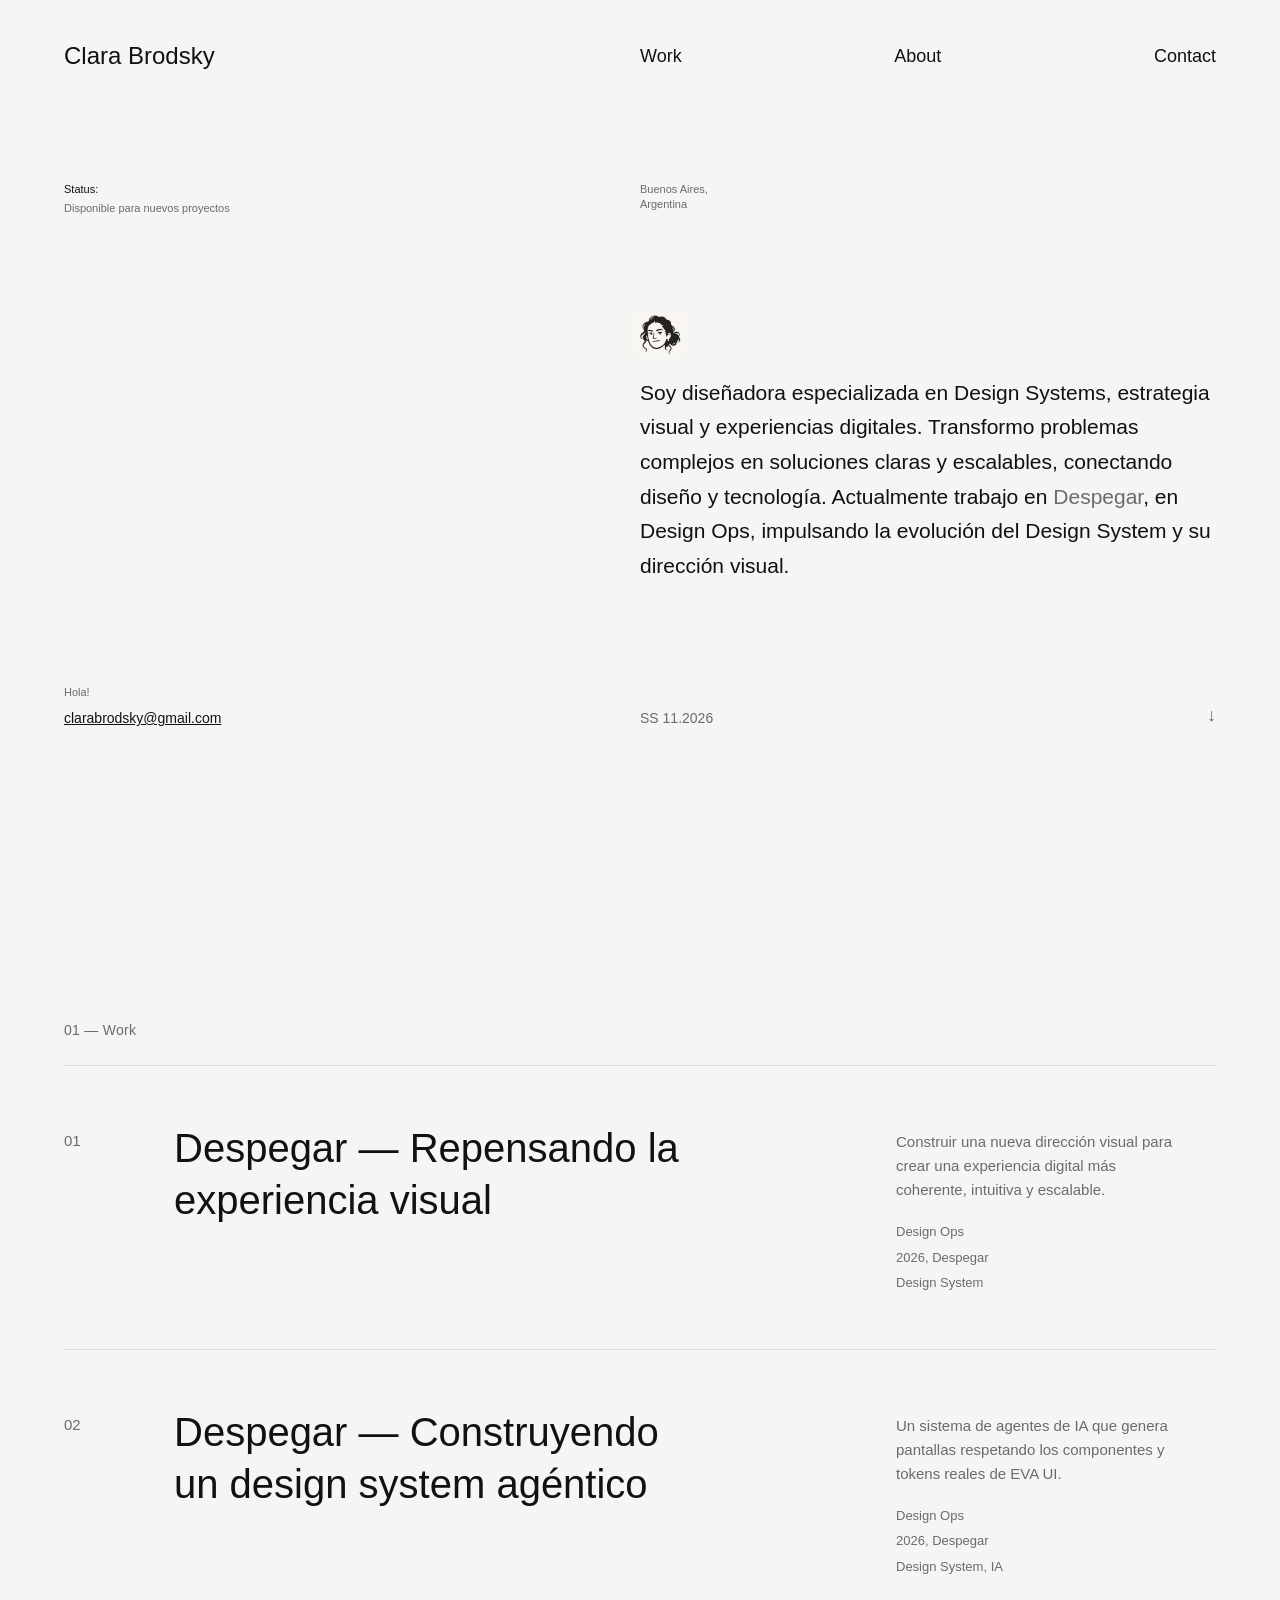
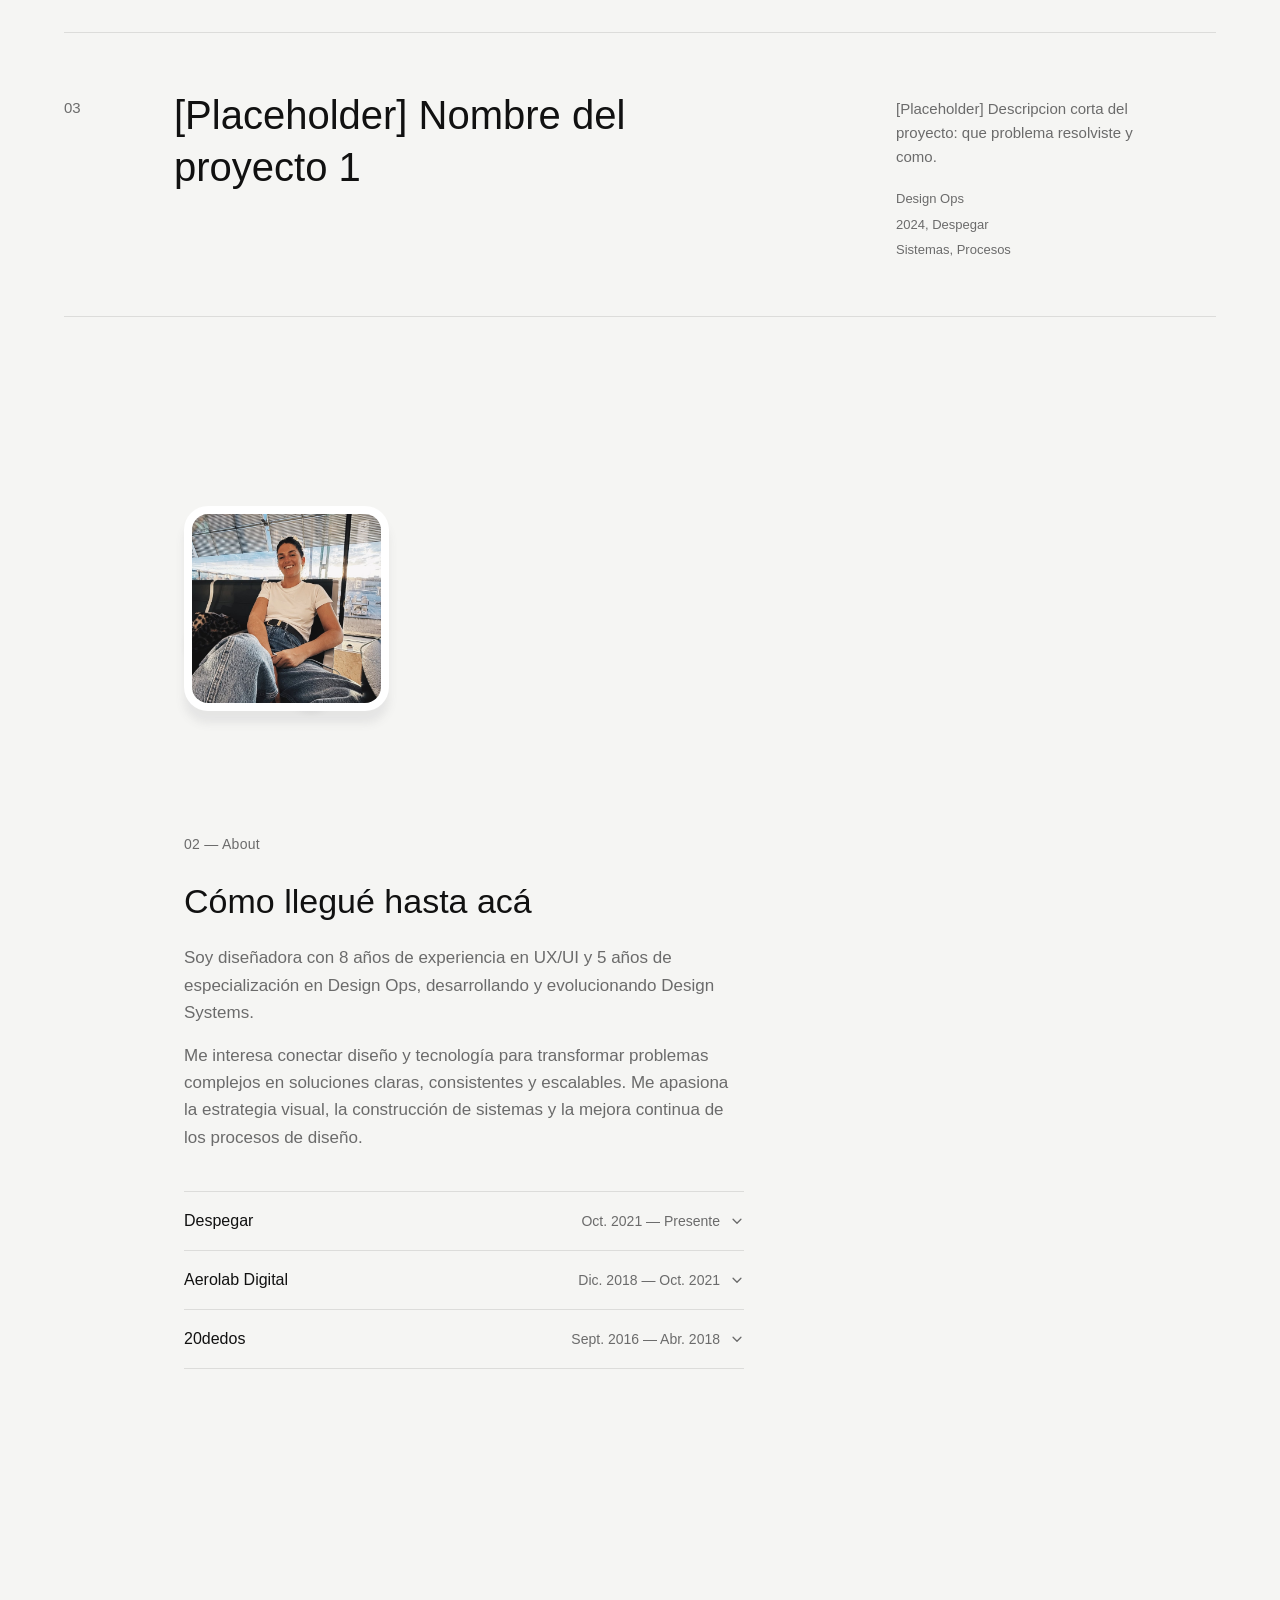
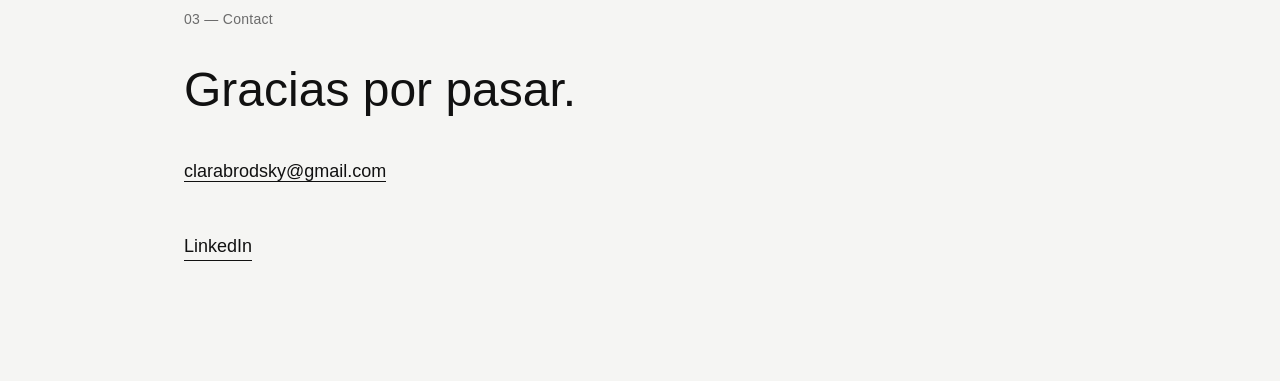
<file: index.html>
<!DOCTYPE html>
<html lang="es">
<head>
<meta charset="UTF-8">
<meta name="viewport" content="width=device-width, initial-scale=1.0">
<title>Clara Brodsky — Design Ops</title>
<link rel="icon" type="image/x-icon" href="assets/favicon.ico">
<link rel="icon" type="image/png" sizes="16x16" href="assets/favicon-16x16.png">
<link rel="icon" type="image/png" sizes="32x32" href="assets/favicon-32x32.png">
<link rel="icon" type="image/png" sizes="512x512" href="assets/favicon-512x512.png">
<link rel="apple-touch-icon" href="assets/apple-touch-icon.png">
<link rel="stylesheet" href="https://api.fontshare.com/v2/css?f[]=general-sans@400,500,600,700&display=swap">
<link rel="stylesheet" href="css/style.css?v=12">
</head>
<body>

<header class="site-header">
  <a href="#top" class="logo">Clara Brodsky</a>
  <nav class="main-nav">
    <a href="#work">Work</a>
    <a href="#about">About</a>
    <a href="#contact">Contact</a>
  </nav>
</header>

<main>

  <section id="top" class="hero">

    <div class="hero-row hero-top">
      <div class="hero-status">
        <span class="hero-label">Status:</span>
        <span>Disponible para nuevos proyectos</span>
      </div>
      <div class="hero-location">
        Buenos Aires,<br>Argentina
      </div>
    </div>

    <div class="hero-row hero-mid">
      <div class="hero-intro">
        <span class="hero-avatar-wrap">
          <img src="assets/avatar-illustration.png" alt="" class="hero-avatar">
          <img src="assets/avatar-blink.gif" alt="" class="hero-avatar hero-avatar-gif">
        </span>
        <p>Soy diseñadora especializada en Design Systems, estrategia visual y experiencias digitales. Transformo problemas complejos en soluciones claras y escalables, conectando diseño y tecnología. Actualmente trabajo en <span class="hero-current">Despegar</span>, en Design Ops, impulsando la evolución del Design System y su dirección visual.</p>
      </div>
    </div>

    <div class="hero-row hero-bottom">
      <div class="hero-contact-mini">
        <span class="hero-label">Hola!</span>
        <a href="mailto:clarabrodsky@gmail.com">clarabrodsky@gmail.com</a>
      </div>
      <div class="hero-meta">
        <span>SS 11.2026</span>
        <a href="#work" class="scroll-arrow" aria-label="Ir a Work">↓</a>
      </div>
    </div>

  </section>

  <section id="work" class="work">
    <p class="eyebrow">01 — Work</p>

    <a class="work-item" href="work/proyecto-3.html">
      <div class="work-index">01</div>
      <div class="work-main">
        <h2>Despegar — Repensando la experiencia visual</h2>
      </div>
      <div class="work-side">
        <p class="work-desc">Construir una nueva dirección visual para crear una experiencia digital más coherente, intuitiva y escalable.</p>
        <div class="work-meta">
          <span>Design Ops</span>
          <span>2026, Despegar</span>
          <span>Design System</span>
        </div>
      </div>
      <div class="work-image work-image-1"></div>
    </a>

    <a class="work-item" href="work/proyecto-2.html">
      <div class="work-index">02</div>
      <div class="work-main">
        <h2>Despegar — Construyendo un design system agéntico</h2>
      </div>
      <div class="work-side">
        <p class="work-desc">Un sistema de agentes de IA que genera pantallas respetando los componentes y tokens reales de EVA UI.</p>
        <div class="work-meta">
          <span>Design Ops</span>
          <span>2026, Despegar</span>
          <span>Design System, IA</span>
        </div>
      </div>
      <div class="work-image work-image-2"></div>
    </a>

    <a class="work-item" href="work/proyecto-1.html">
      <div class="work-index">03</div>
      <div class="work-main">
        <h2>[Placeholder] Nombre del proyecto 1</h2>
      </div>
      <div class="work-side">
        <p class="work-desc">[Placeholder] Descripcion corta del proyecto: que problema resolviste y como.</p>
        <div class="work-meta">
          <span>Design Ops</span>
          <span>2024, Despegar</span>
          <span>Sistemas, Procesos</span>
        </div>
      </div>
      <div class="work-image work-image-3"></div>
    </a>

  </section>

  <section id="about" class="about">
    <div class="about-row">
      <div class="about-photo-fan">
        <div class="fan-card fan-card-back">
          <div class="about-photo">
            <img src="assets/about-fan-1.jpg" alt="Clara Brodsky" class="about-photo-img">
          </div>
        </div>
        <div class="fan-card fan-card-middle">
          <div class="about-photo">
            <img src="assets/about-fan-2.jpg" alt="Clara Brodsky" class="about-photo-img">
          </div>
        </div>
        <div class="fan-card fan-card-front">
          <div class="about-photo">
            <img src="assets/about-photo.jpg" alt="Clara Brodsky" class="about-photo-img">
          </div>
        </div>
      </div>
      <div class="about-content">
        <p class="eyebrow">02 — About</p>
        <h2 class="about-heading">Cómo llegué hasta acá</h2>
        <p class="about-text">Soy diseñadora con 8 años de experiencia en UX/UI y 5 años de especialización en Design Ops, desarrollando y evolucionando Design Systems.</p>
        <p class="about-text">Me interesa conectar diseño y tecnología para transformar problemas complejos en soluciones claras, consistentes y escalables. Me apasiona la estrategia visual, la construcción de sistemas y la mejora continua de los procesos de diseño.</p>

        <div class="about-experience">

          <button class="exp-row" aria-expanded="false">
            <div class="exp-row-main">
              <span class="exp-company">Despegar</span>
            </div>
            <div class="exp-row-side">
              <span class="exp-dates">Oct. 2021 — Presente</span>
              <svg class="exp-chevron" width="14" height="14" viewBox="0 0 16 16" fill="none"><path d="M3.5 6L8 10.5L12.5 6" stroke="currentColor" stroke-width="1.5" stroke-linecap="round" stroke-linejoin="round"/></svg>
            </div>
          </button>
          <div class="exp-panel">

            <div class="exp-sub">
              <div class="exp-sub-header">
                <span class="exp-sub-role">Staff Design Ops Designer</span>
                <span class="exp-sub-dates">Jul. 2025 — Presente</span>
              </div>
              <p class="exp-summary">Lidero iniciativas estratégicas para la evolución del Design System (EVA UI), impulsando su escalabilidad, consistencia y adopción transversal en los distintos productos de la compañía.</p>
              <ul class="exp-list">
                <li>Impulso la redefinición de la dirección visual del producto (UI Revamp), estableciendo principios, criterios y lineamientos para elevar la calidad y coherencia de las experiencias digitales.</li>
                <li>Trabajo en la definición de estrategias de UI, auditorías visuales y evolución de componentes, conectando las necesidades de diseño con las posibilidades técnicas.</li>
                <li>Promuevo la estandarización de procesos, documentación y herramientas que favorecen la autonomía de los equipos y la calidad de implementación.</li>
              </ul>
            </div>

            <div class="exp-sub">
              <div class="exp-sub-header">
                <span class="exp-sub-role">Sr Design Ops Designer</span>
                <span class="exp-sub-dates">Oct. 2021 — Jul. 2025</span>
              </div>
              <p class="exp-summary">Participé en la evolución y mantenimiento de EVA UI, el Design System de Despegar, trabajando en la definición, documentación y mejora continua de componentes y patrones de interfaz.</p>
              <ul class="exp-list">
                <li>Impulsé iniciativas de estandarización de criterios visuales y buenas prácticas, brindando soporte y acompañamiento a los equipos de diseño para promover consistencia y adopción del sistema.</li>
                <li>Colaboré con UX Engineers en la articulación entre diseño y desarrollo, facilitando la implementación de componentes y la alineación entre Figma y código.</li>
                <li>Desarrollé documentación, guidelines y procesos de Design Ops para optimizar los flujos de trabajo y mejorar la colaboración entre equipos.</li>
              </ul>
            </div>

          </div>

          <button class="exp-row" aria-expanded="false">
            <div class="exp-row-main">
              <span class="exp-company">Aerolab Digital</span>
            </div>
            <div class="exp-row-side">
              <span class="exp-dates">Dic. 2018 — Oct. 2021</span>
              <svg class="exp-chevron" width="14" height="14" viewBox="0 0 16 16" fill="none"><path d="M3.5 6L8 10.5L12.5 6" stroke="currentColor" stroke-width="1.5" stroke-linecap="round" stroke-linejoin="round"/></svg>
            </div>
          </button>
          <div class="exp-panel">
            <p class="exp-role">UX/UI Designer</p>
            <p class="exp-summary">Diseñé experiencias digitales para plataformas web y aplicaciones, participando en distintas etapas del proceso de diseño, desde la definición de flujos y arquitectura de información hasta el diseño de interfaces.</p>
            <ul class="exp-list">
              <li>Trabajé en la conceptualización y resolución de experiencias centradas en el usuario, transformando requerimientos de negocio en soluciones digitales intuitivas y funcionales.</li>
              <li>Desarrollé wireframes, prototipos interactivos y diseños de alta fidelidad en colaboración con equipos multidisciplinarios.</li>
              <li>Participé en la definición de patrones de interacción y criterios visuales, buscando consistencia, usabilidad y calidad en las experiencias.</li>
              <li>Colaboré estrechamente con desarrolladores y otros perfiles del equipo para acompañar la implementación de los diseños y asegurar su correcta ejecución.</li>
            </ul>
          </div>

          <button class="exp-row" aria-expanded="false">
            <div class="exp-row-main">
              <span class="exp-company">20dedos</span>
            </div>
            <div class="exp-row-side">
              <span class="exp-dates">Sept. 2016 — Abr. 2018</span>
              <svg class="exp-chevron" width="14" height="14" viewBox="0 0 16 16" fill="none"><path d="M3.5 6L8 10.5L12.5 6" stroke="currentColor" stroke-width="1.5" stroke-linecap="round" stroke-linejoin="round"/></svg>
            </div>
          </button>
          <div class="exp-panel">
            <p class="exp-role">Digital Designer</p>
            <p class="exp-summary">Diseñé piezas gráficas y contenidos visuales para redes sociales de diferentes marcas, adaptando las propuestas a sus identidades y objetivos de comunicación.</p>
            <ul class="exp-list">
              <li>Participé en el diseño de sitios web y landing pages, trabajando en la estructura, organización de contenidos y diseño de interfaces.</li>
              <li>Desarrollé propuestas visuales para campañas digitales, promociones y acciones de comunicación en distintos canales.</li>
              <li>Colaboré en la creación y adaptación de identidades visuales, desarrollando aplicaciones gráficas para diferentes medios y soportes digitales.</li>
              <li>Trabajé junto al equipo creativo en la conceptualización y ejecución de proyectos, desde la exploración visual hasta la entrega de piezas finales.</li>
            </ul>
          </div>

        </div>
      </div>
    </div>
  </section>

  <section id="contact" class="contact">
    <p class="eyebrow">03 — Contact</p>
    <h2>Gracias por pasar.</h2>
    <a href="mailto:clarabrodsky@gmail.com">clarabrodsky@gmail.com</a>
    <div class="socials">
      <a href="https://www.linkedin.com/in/clara-brodsky/" target="_blank" rel="noopener">LinkedIn</a>
    </div>
  </section>

</main>

<script src="js/script.js?v=4"></script>
</body>
</html>
</file>
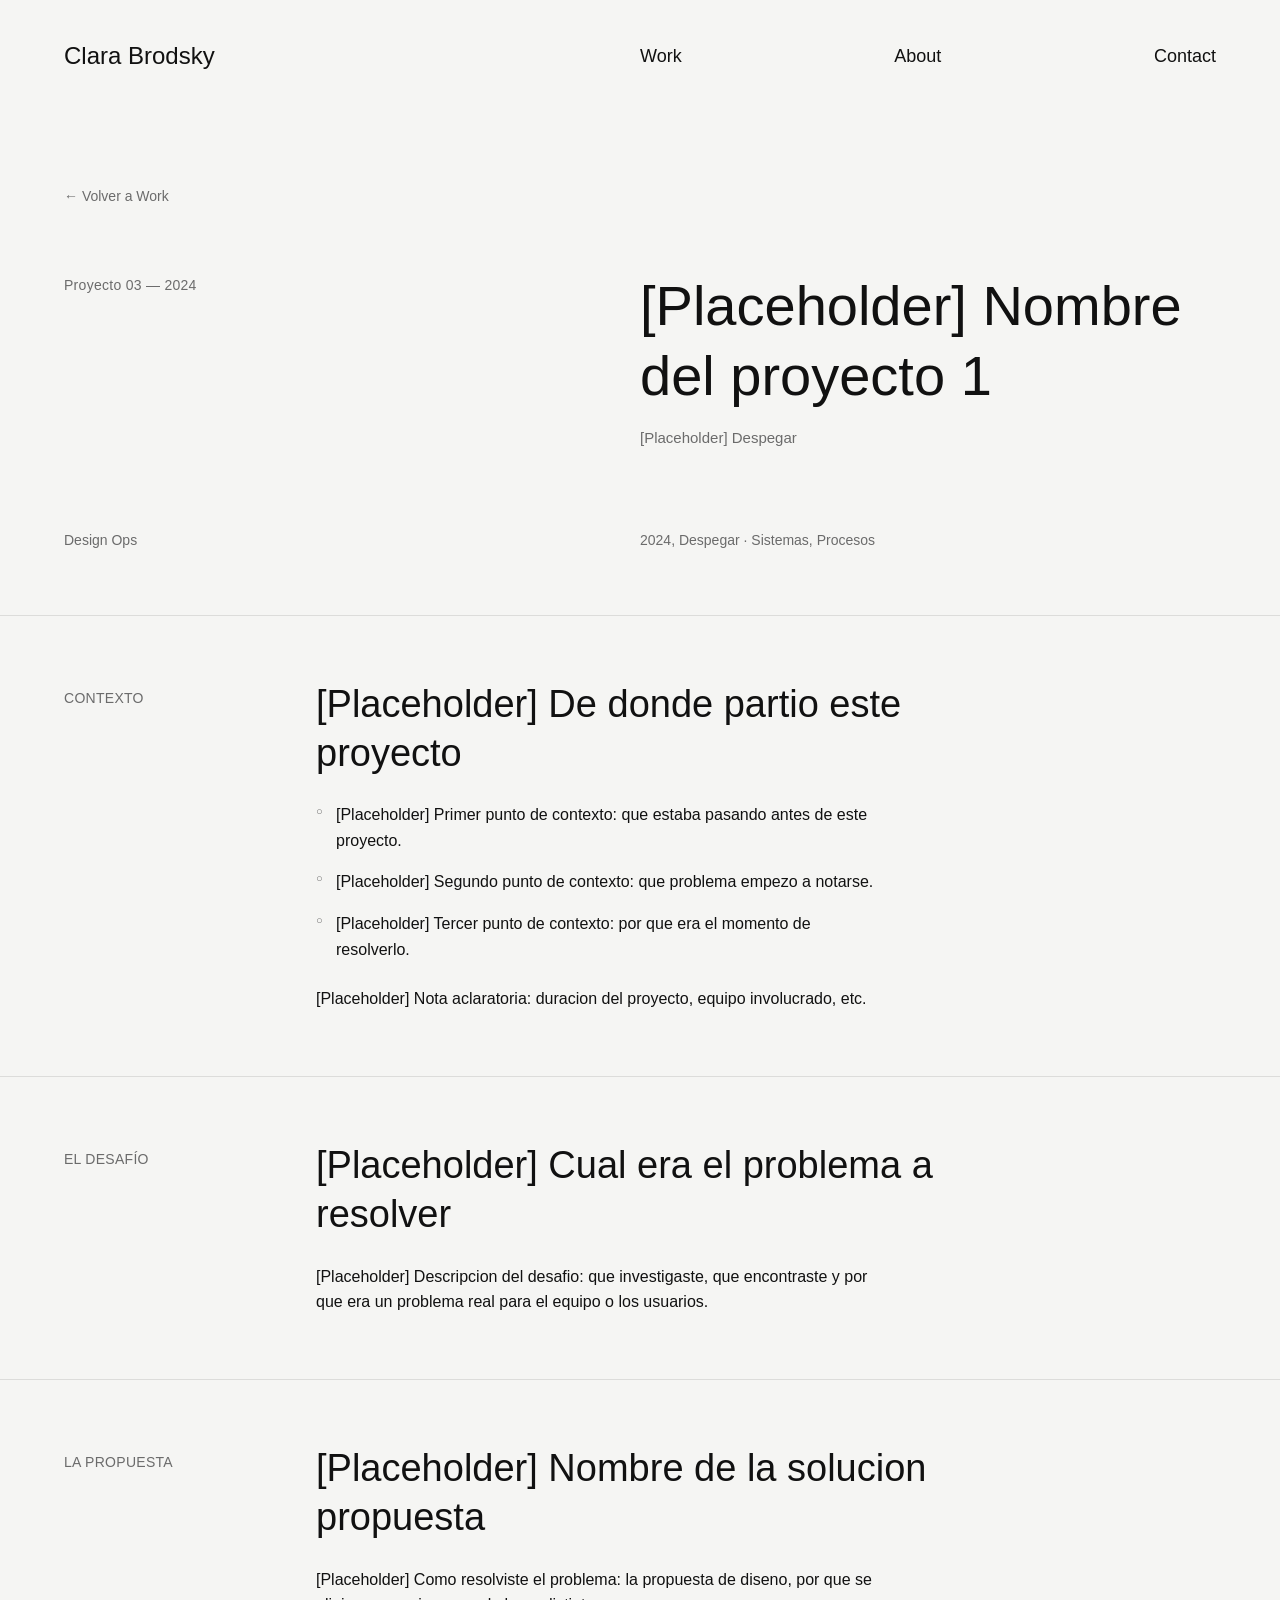
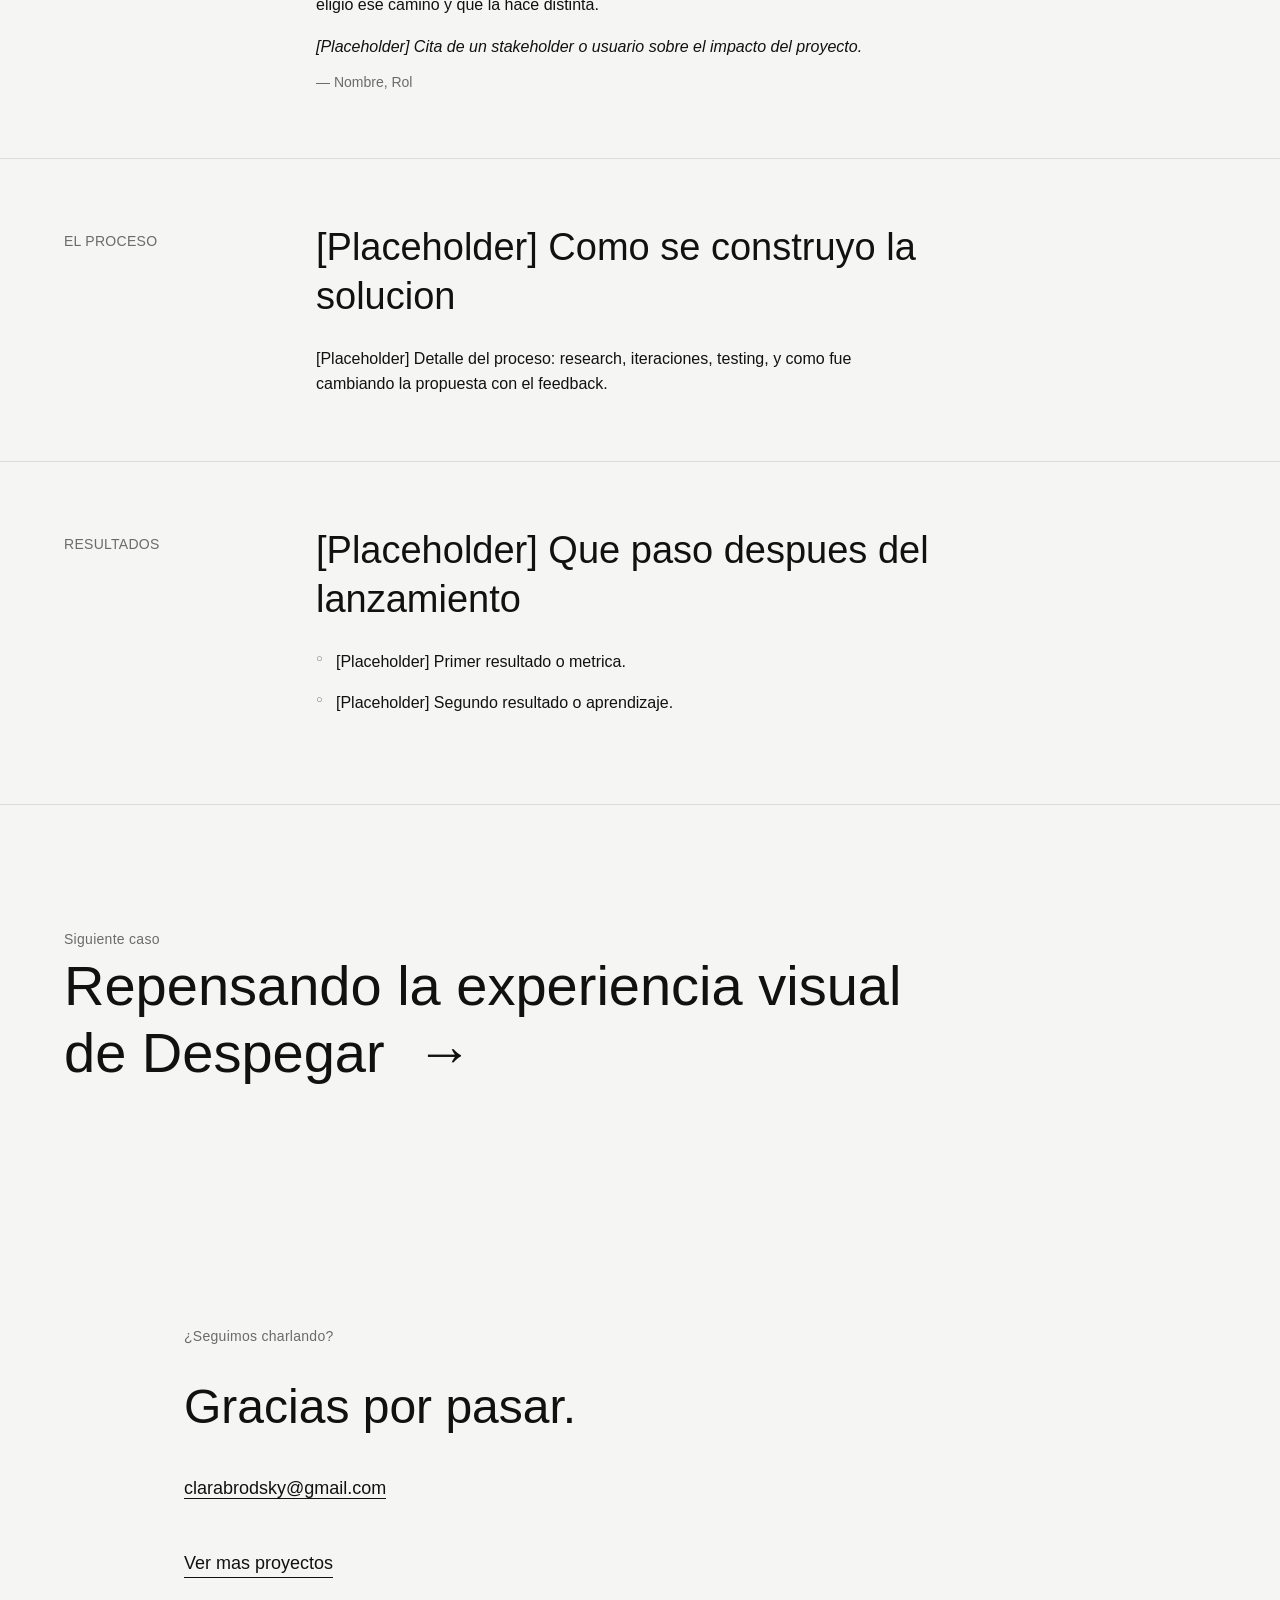
<file: work/proyecto-1.html>
<!DOCTYPE html>
<html lang="es">
<head>
<meta charset="UTF-8">
<meta name="viewport" content="width=device-width, initial-scale=1.0">
<title>[Placeholder] Nombre del proyecto 1 — Clara Brodsky</title>
<link rel="stylesheet" href="https://api.fontshare.com/v2/css?f[]=general-sans@400,500,600,700&display=swap">
<link rel="stylesheet" href="../css/style.css?v=12">
</head>
<body>

<header class="site-header">
  <a href="../index.html#top" class="logo">Clara Brodsky</a>
  <nav class="main-nav">
    <a href="../index.html#work">Work</a>
    <a href="../index.html#about">About</a>
    <a href="../index.html#contact">Contact</a>
  </nav>
</header>

<main>

  <section class="project-hero">
    <a href="../index.html#work" class="back-link">← Volver a Work</a>

    <div class="project-hero-row">
      <div>
        <span class="eyebrow">Proyecto 03 — 2024</span>
      </div>
      <div>
        <h1 class="project-title">[Placeholder] Nombre del proyecto 1</h1>
        <p class="project-client">[Placeholder] Despegar</p>
      </div>
    </div>

    <div class="project-hero-row project-meta-row">
      <div>Design Ops</div>
      <div>2024, Despegar · Sistemas, Procesos</div>
    </div>
  </section>

  <section class="project-block">
    <div class="project-block-label">
      <span class="eyebrow">Contexto</span>
    </div>
    <div class="project-block-main">
      <h2>[Placeholder] De donde partio este proyecto</h2>
      <ul class="project-list">
        <li>[Placeholder] Primer punto de contexto: que estaba pasando antes de este proyecto.</li>
        <li>[Placeholder] Segundo punto de contexto: que problema empezo a notarse.</li>
        <li>[Placeholder] Tercer punto de contexto: por que era el momento de resolverlo.</li>
      </ul>
      <p class="project-note">[Placeholder] Nota aclaratoria: duracion del proyecto, equipo involucrado, etc.</p>
    </div>
  </section>

  <section class="project-block">
    <div class="project-block-label">
      <span class="eyebrow">El desafío</span>
    </div>
    <div class="project-block-main">
      <h2>[Placeholder] Cual era el problema a resolver</h2>
      <p>[Placeholder] Descripcion del desafio: que investigaste, que encontraste y por que era un problema real para el equipo o los usuarios.</p>
    </div>
  </section>

  <section class="project-block">
    <div class="project-block-label">
      <span class="eyebrow">La propuesta</span>
    </div>
    <div class="project-block-main">
      <h2>[Placeholder] Nombre de la solucion propuesta</h2>
      <p>[Placeholder] Como resolviste el problema: la propuesta de diseno, por que se eligio ese camino y que la hace distinta.</p>
      <p class="project-quote">
        [Placeholder] Cita de un stakeholder o usuario sobre el impacto del proyecto.
        <cite>— Nombre, Rol</cite>
      </p>
    </div>
  </section>

  <section class="project-block">
    <div class="project-block-label">
      <span class="eyebrow">El proceso</span>
    </div>
    <div class="project-block-main">
      <h2>[Placeholder] Como se construyo la solucion</h2>
      <p>[Placeholder] Detalle del proceso: research, iteraciones, testing, y como fue cambiando la propuesta con el feedback.</p>
    </div>
  </section>

  <section class="project-block">
    <div class="project-block-label">
      <span class="eyebrow">Resultados</span>
    </div>
    <div class="project-block-main">
      <h2>[Placeholder] Que paso despues del lanzamiento</h2>
      <ul class="project-list">
        <li>[Placeholder] Primer resultado o metrica.</li>
        <li>[Placeholder] Segundo resultado o aprendizaje.</li>
      </ul>
    </div>
  </section>

  <a href="proyecto-3.html" class="next-case">
    <span class="eyebrow">Siguiente caso</span>
    <h2 class="next-case-title">Repensando la experiencia visual de Despegar <span class="next-case-arrow">→</span></h2>
  </a>

  <section class="contact">
    <p class="eyebrow">¿Seguimos charlando?</p>
    <h2>Gracias por pasar.</h2>
    <a href="mailto:clarabrodsky@gmail.com">clarabrodsky@gmail.com</a>
    <div class="socials">
      <a href="../index.html#work">Ver mas proyectos</a>
    </div>
  </section>

</main>

<script src="../js/script.js"></script>
</body>
</html>
</file>
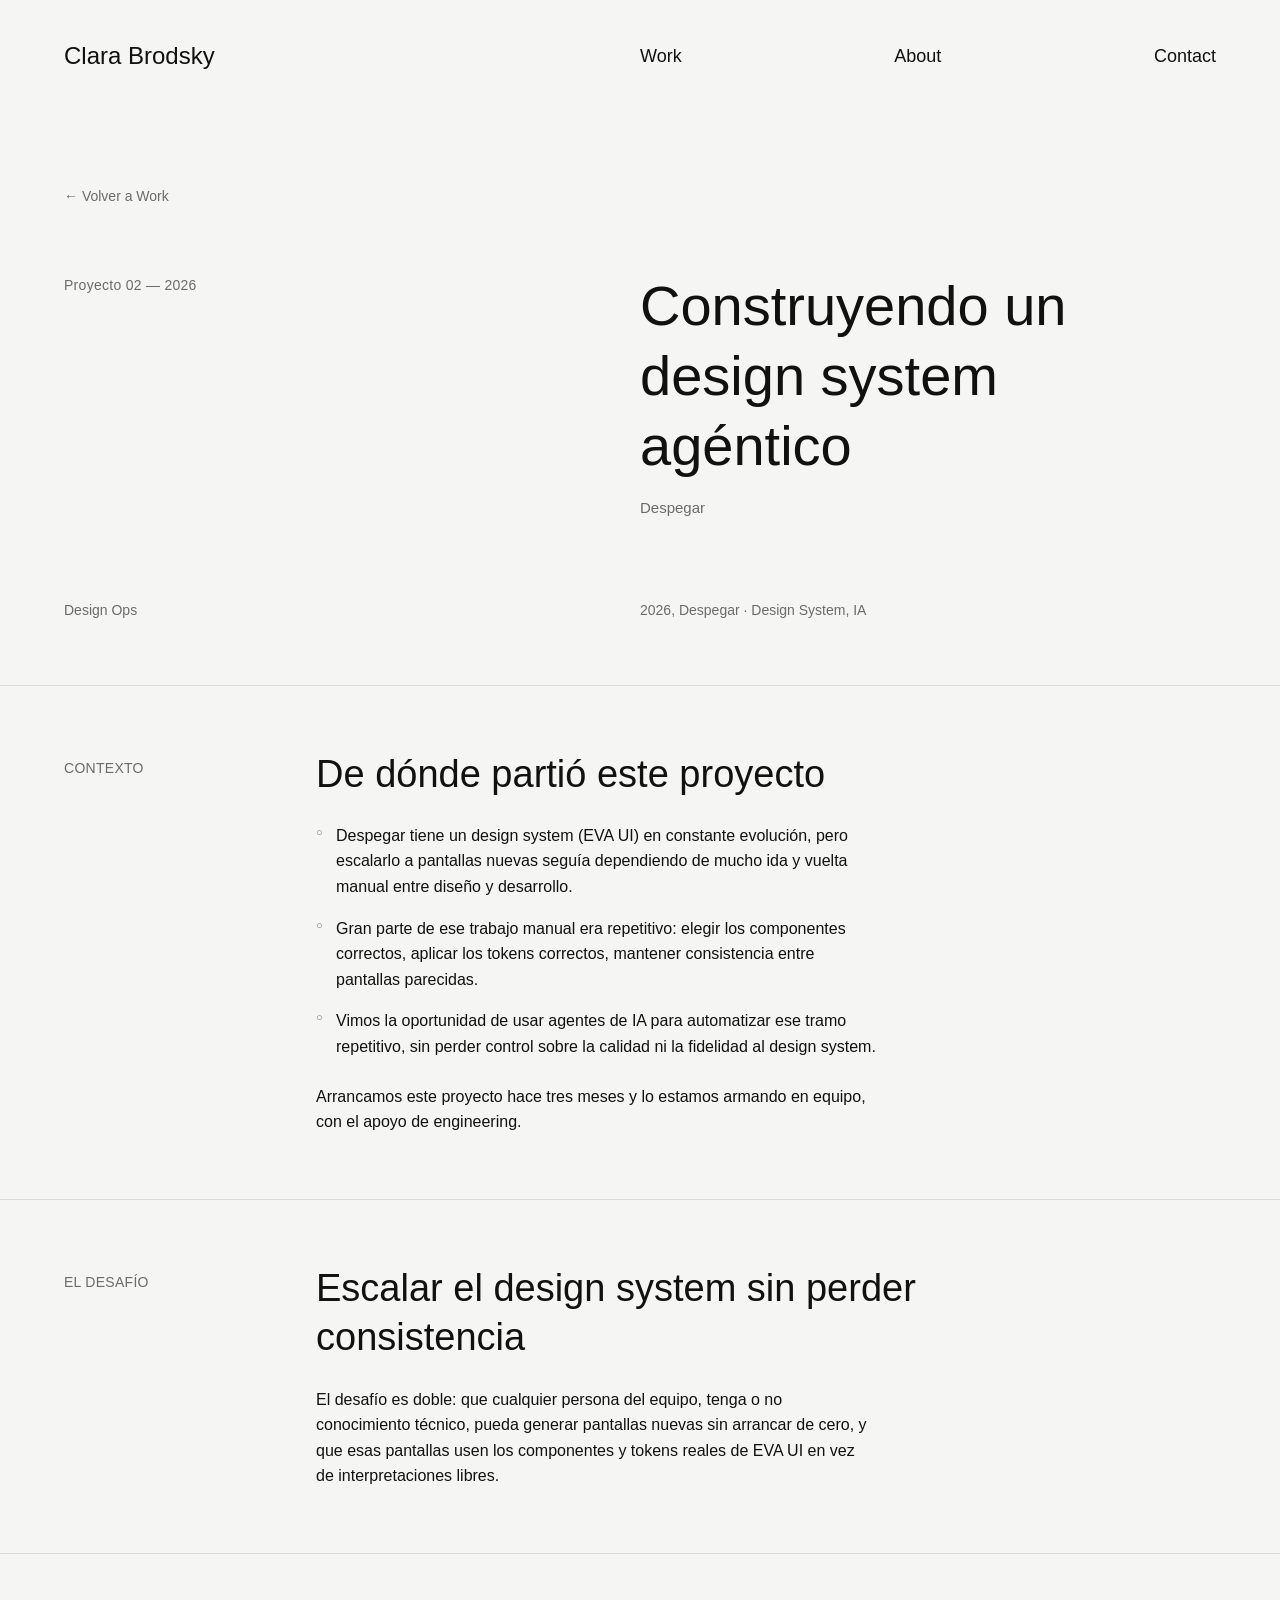
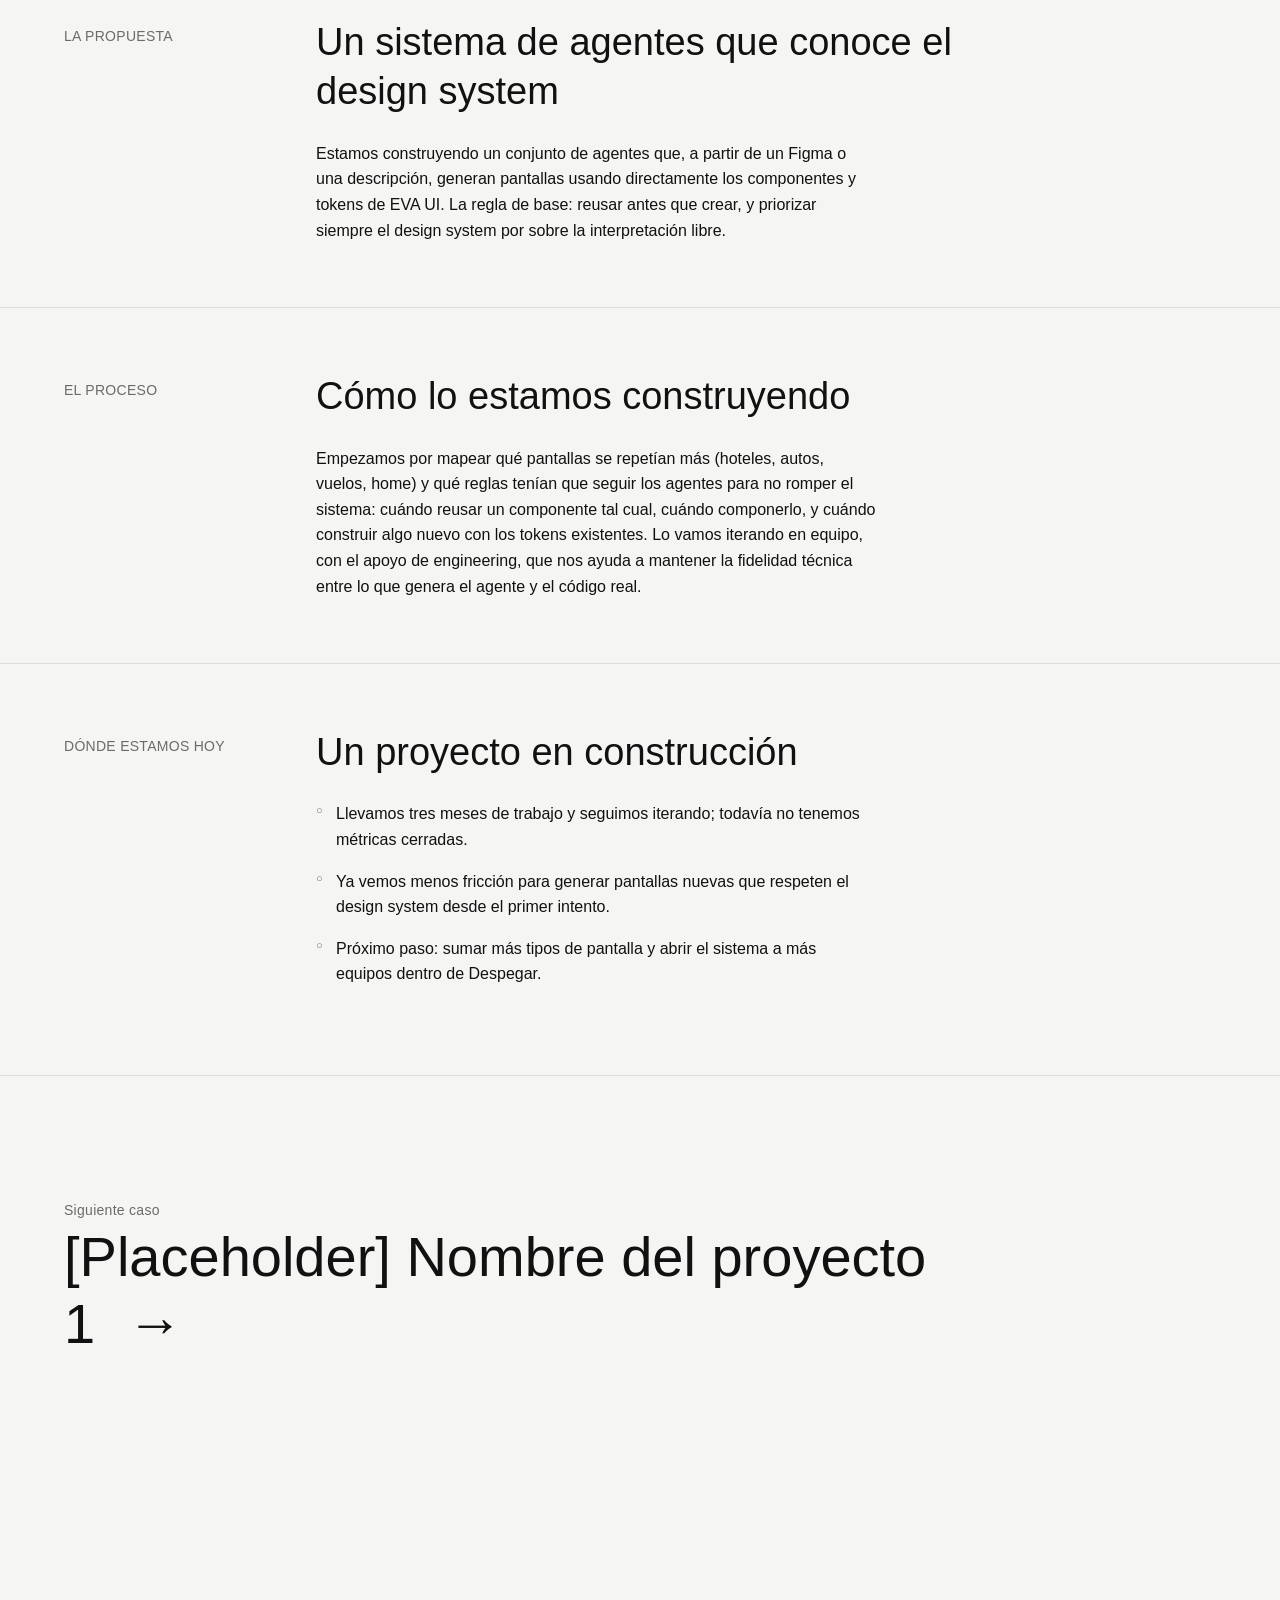
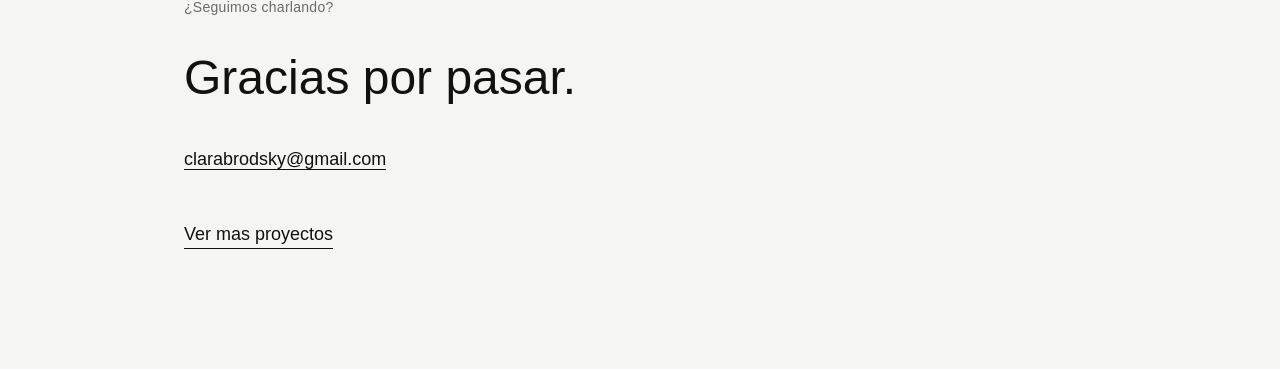
<file: work/proyecto-2.html>
<!DOCTYPE html>
<html lang="es">
<head>
<meta charset="UTF-8">
<meta name="viewport" content="width=device-width, initial-scale=1.0">
<title>Construyendo un design system agéntico — Clara Brodsky</title>
<link rel="stylesheet" href="https://api.fontshare.com/v2/css?f[]=general-sans@400,500,600,700&display=swap">
<link rel="stylesheet" href="../css/style.css?v=12">
</head>
<body>

<header class="site-header">
  <a href="../index.html#top" class="logo">Clara Brodsky</a>
  <nav class="main-nav">
    <a href="../index.html#work">Work</a>
    <a href="../index.html#about">About</a>
    <a href="../index.html#contact">Contact</a>
  </nav>
</header>

<main>

  <section class="project-hero">
    <a href="../index.html#work" class="back-link">← Volver a Work</a>

    <div class="project-hero-row">
      <div>
        <span class="eyebrow">Proyecto 02 — 2026</span>
      </div>
      <div>
        <h1 class="project-title">Construyendo un design system agéntico</h1>
        <p class="project-client">Despegar</p>
      </div>
    </div>

    <div class="project-hero-row project-meta-row">
      <div>Design Ops</div>
      <div>2026, Despegar · Design System, IA</div>
    </div>
  </section>

  <section class="project-block">
    <div class="project-block-label">
      <span class="eyebrow">Contexto</span>
    </div>
    <div class="project-block-main">
      <h2>De dónde partió este proyecto</h2>
      <ul class="project-list">
        <li>Despegar tiene un design system (EVA UI) en constante evolución, pero escalarlo a pantallas nuevas seguía dependiendo de mucho ida y vuelta manual entre diseño y desarrollo.</li>
        <li>Gran parte de ese trabajo manual era repetitivo: elegir los componentes correctos, aplicar los tokens correctos, mantener consistencia entre pantallas parecidas.</li>
        <li>Vimos la oportunidad de usar agentes de IA para automatizar ese tramo repetitivo, sin perder control sobre la calidad ni la fidelidad al design system.</li>
      </ul>
      <p class="project-note">Arrancamos este proyecto hace tres meses y lo estamos armando en equipo, con el apoyo de engineering.</p>
    </div>
  </section>

  <section class="project-block">
    <div class="project-block-label">
      <span class="eyebrow">El desafío</span>
    </div>
    <div class="project-block-main">
      <h2>Escalar el design system sin perder consistencia</h2>
      <p>El desafío es doble: que cualquier persona del equipo, tenga o no conocimiento técnico, pueda generar pantallas nuevas sin arrancar de cero, y que esas pantallas usen los componentes y tokens reales de EVA UI en vez de interpretaciones libres.</p>
    </div>
  </section>

  <section class="project-block">
    <div class="project-block-label">
      <span class="eyebrow">La propuesta</span>
    </div>
    <div class="project-block-main">
      <h2>Un sistema de agentes que conoce el design system</h2>
      <p>Estamos construyendo un conjunto de agentes que, a partir de un Figma o una descripción, generan pantallas usando directamente los componentes y tokens de EVA UI. La regla de base: reusar antes que crear, y priorizar siempre el design system por sobre la interpretación libre.</p>
    </div>
  </section>

  <section class="project-block">
    <div class="project-block-label">
      <span class="eyebrow">El proceso</span>
    </div>
    <div class="project-block-main">
      <h2>Cómo lo estamos construyendo</h2>
      <p>Empezamos por mapear qué pantallas se repetían más (hoteles, autos, vuelos, home) y qué reglas tenían que seguir los agentes para no romper el sistema: cuándo reusar un componente tal cual, cuándo componerlo, y cuándo construir algo nuevo con los tokens existentes. Lo vamos iterando en equipo, con el apoyo de engineering, que nos ayuda a mantener la fidelidad técnica entre lo que genera el agente y el código real.</p>
    </div>
  </section>

  <section class="project-block">
    <div class="project-block-label">
      <span class="eyebrow">Dónde estamos hoy</span>
    </div>
    <div class="project-block-main">
      <h2>Un proyecto en construcción</h2>
      <ul class="project-list">
        <li>Llevamos tres meses de trabajo y seguimos iterando; todavía no tenemos métricas cerradas.</li>
        <li>Ya vemos menos fricción para generar pantallas nuevas que respeten el design system desde el primer intento.</li>
        <li>Próximo paso: sumar más tipos de pantalla y abrir el sistema a más equipos dentro de Despegar.</li>
      </ul>
    </div>
  </section>

  <a href="proyecto-1.html" class="next-case">
    <span class="eyebrow">Siguiente caso</span>
    <h2 class="next-case-title">[Placeholder] Nombre del proyecto 1 <span class="next-case-arrow">→</span></h2>
  </a>

  <section class="contact">
    <p class="eyebrow">¿Seguimos charlando?</p>
    <h2>Gracias por pasar.</h2>
    <a href="mailto:clarabrodsky@gmail.com">clarabrodsky@gmail.com</a>
    <div class="socials">
      <a href="../index.html#work">Ver mas proyectos</a>
    </div>
  </section>

</main>

<script src="../js/script.js"></script>
</body>
</html>
</file>
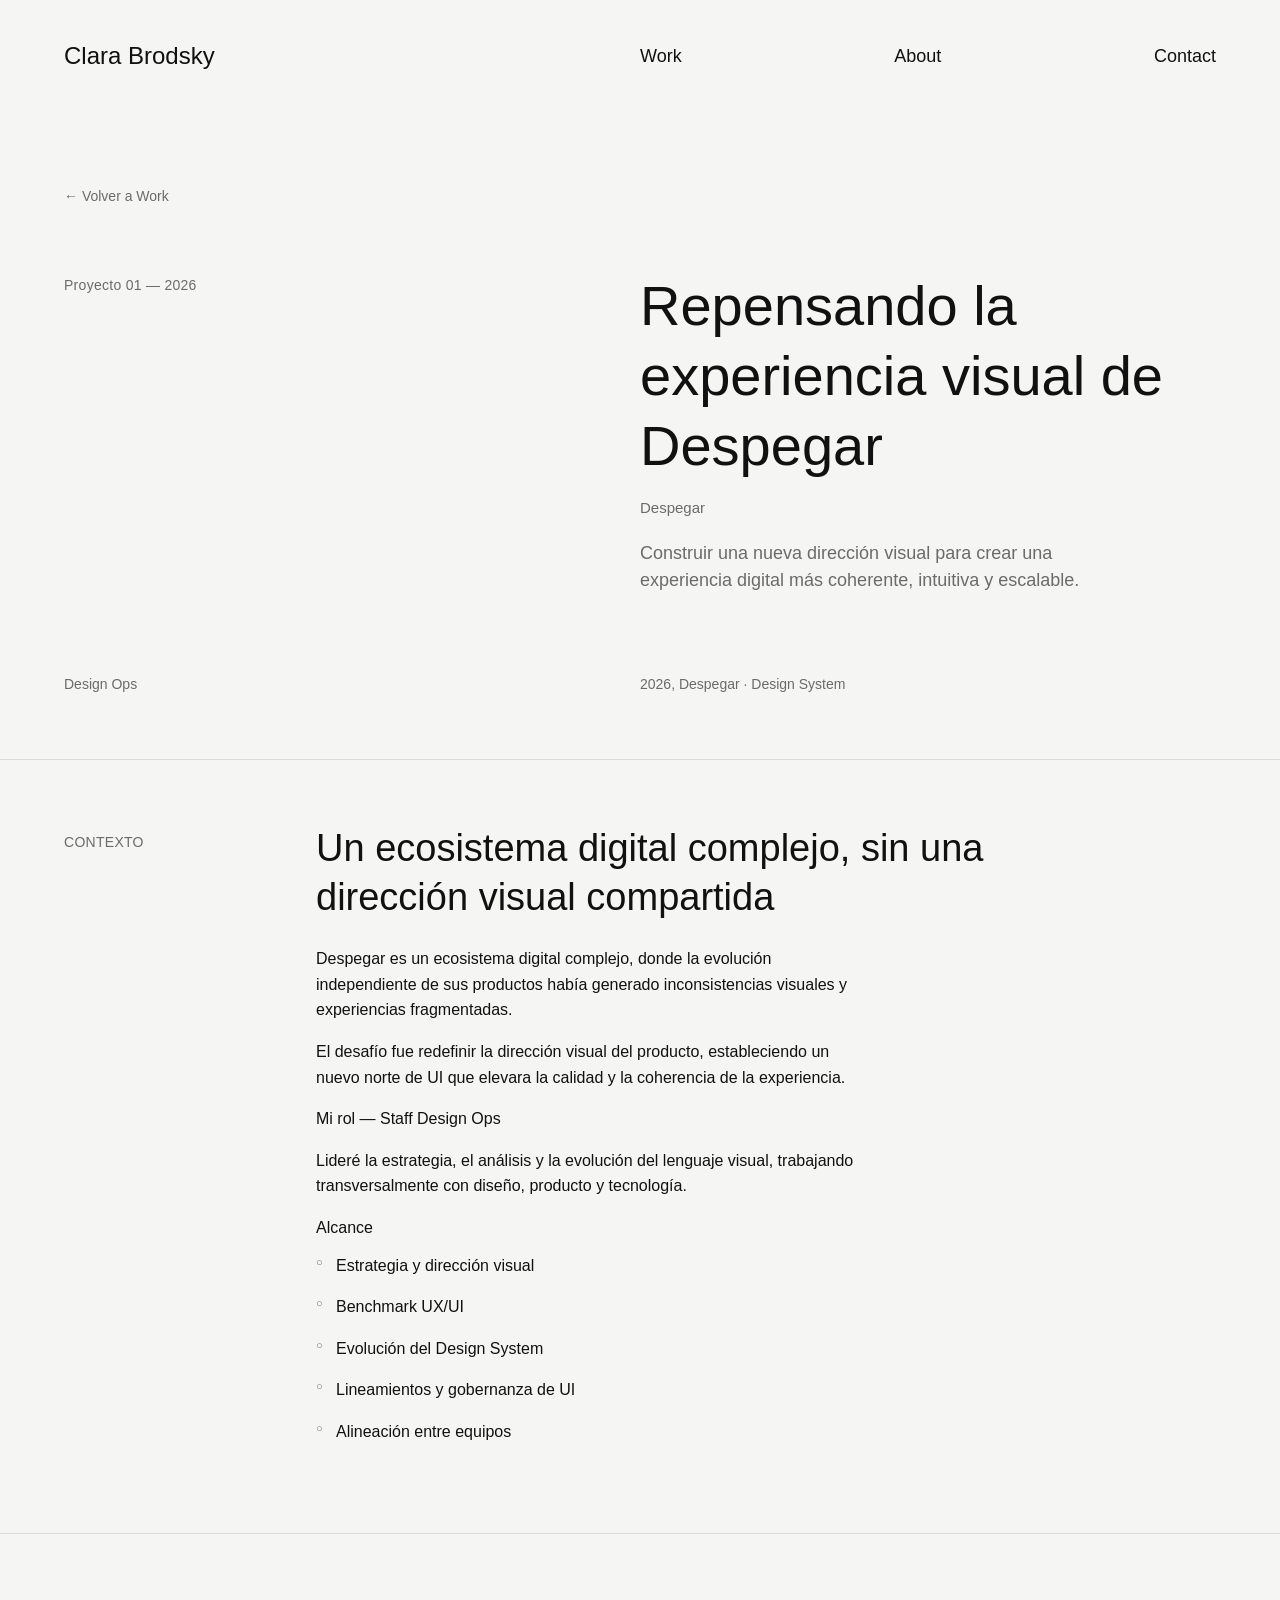
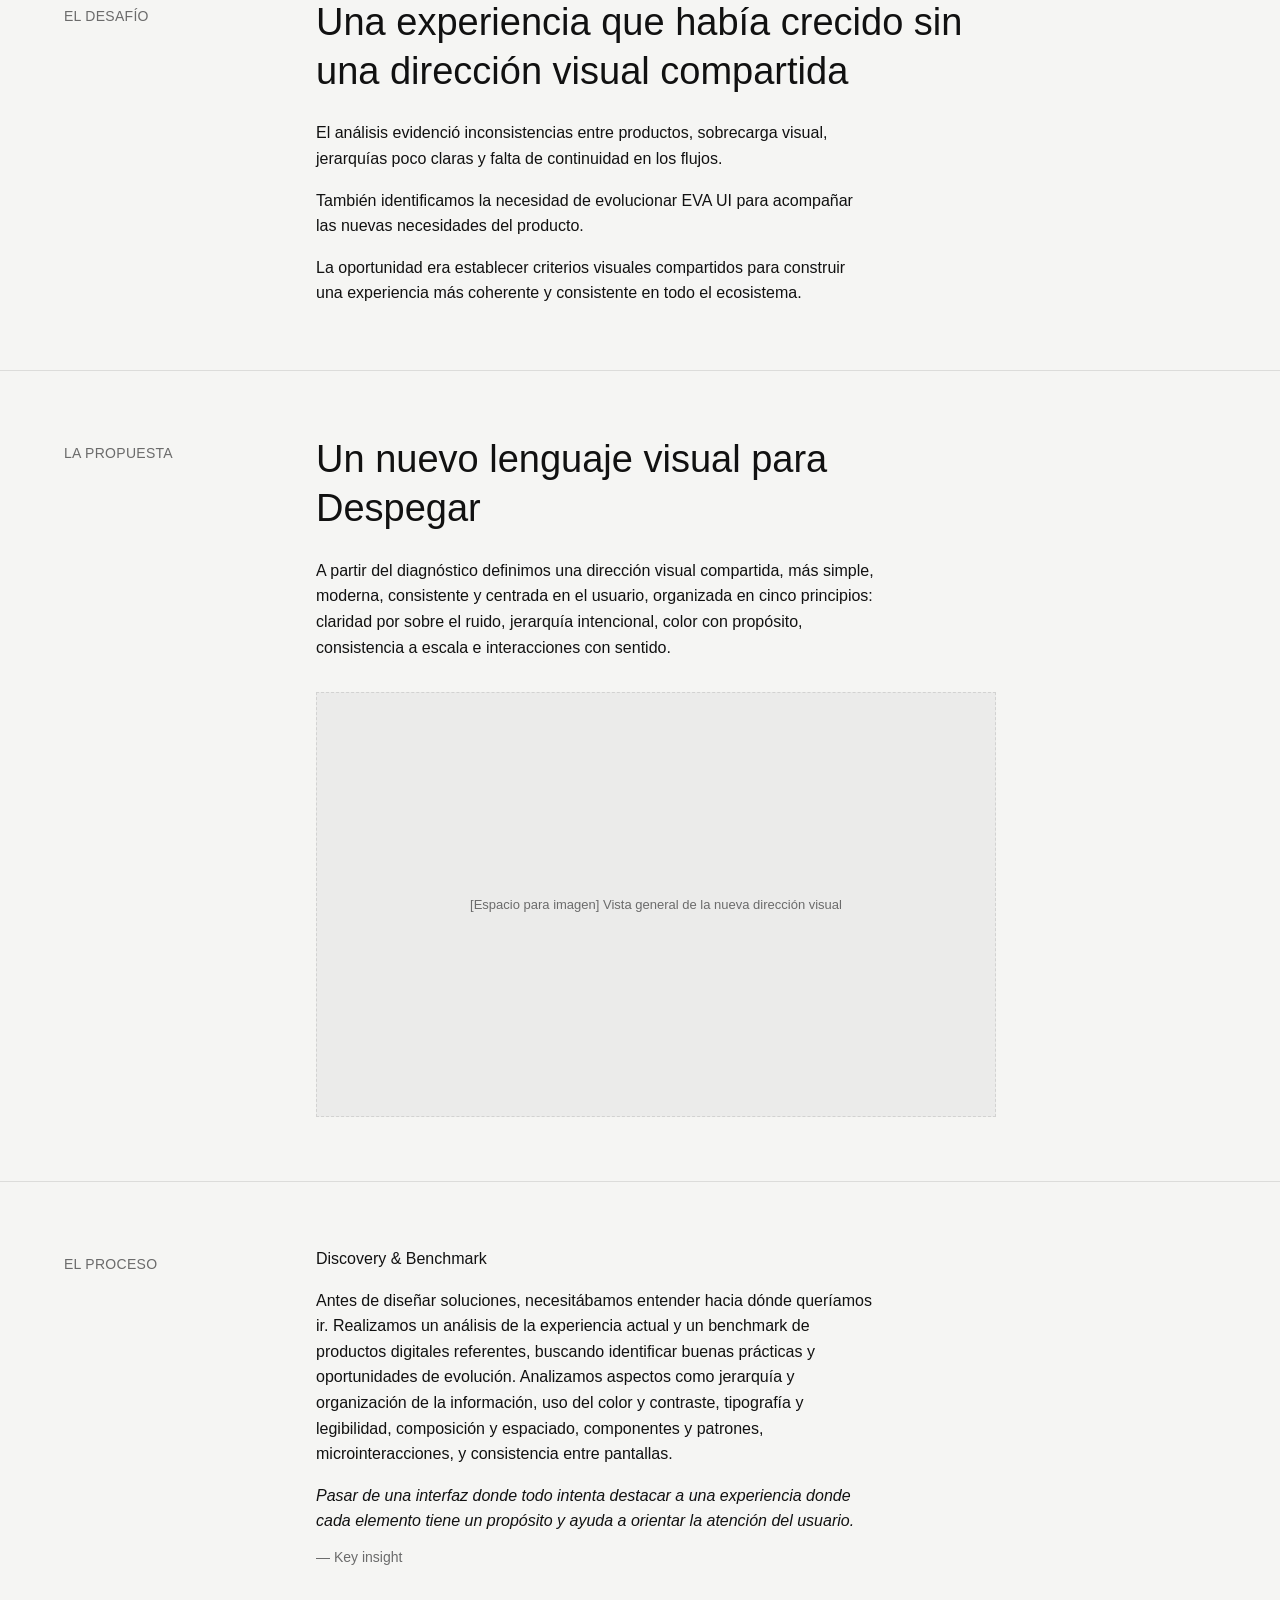
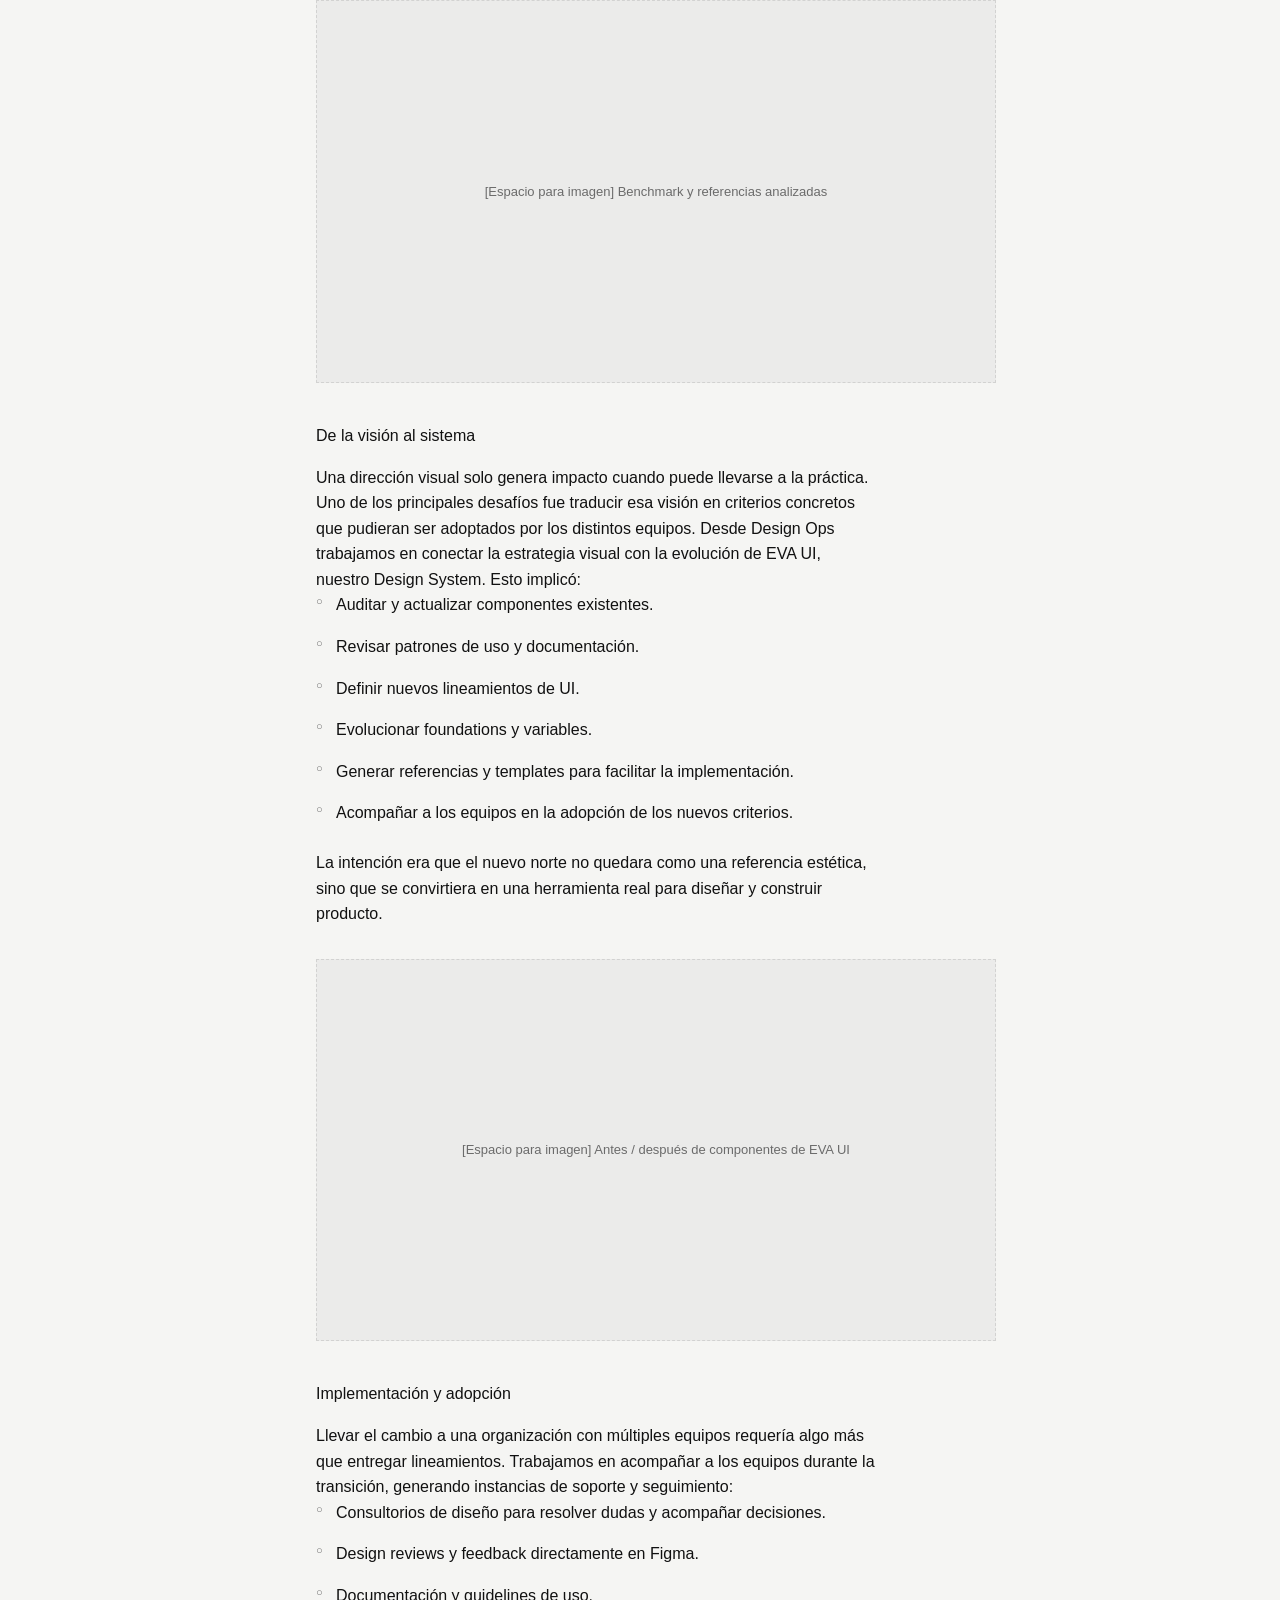
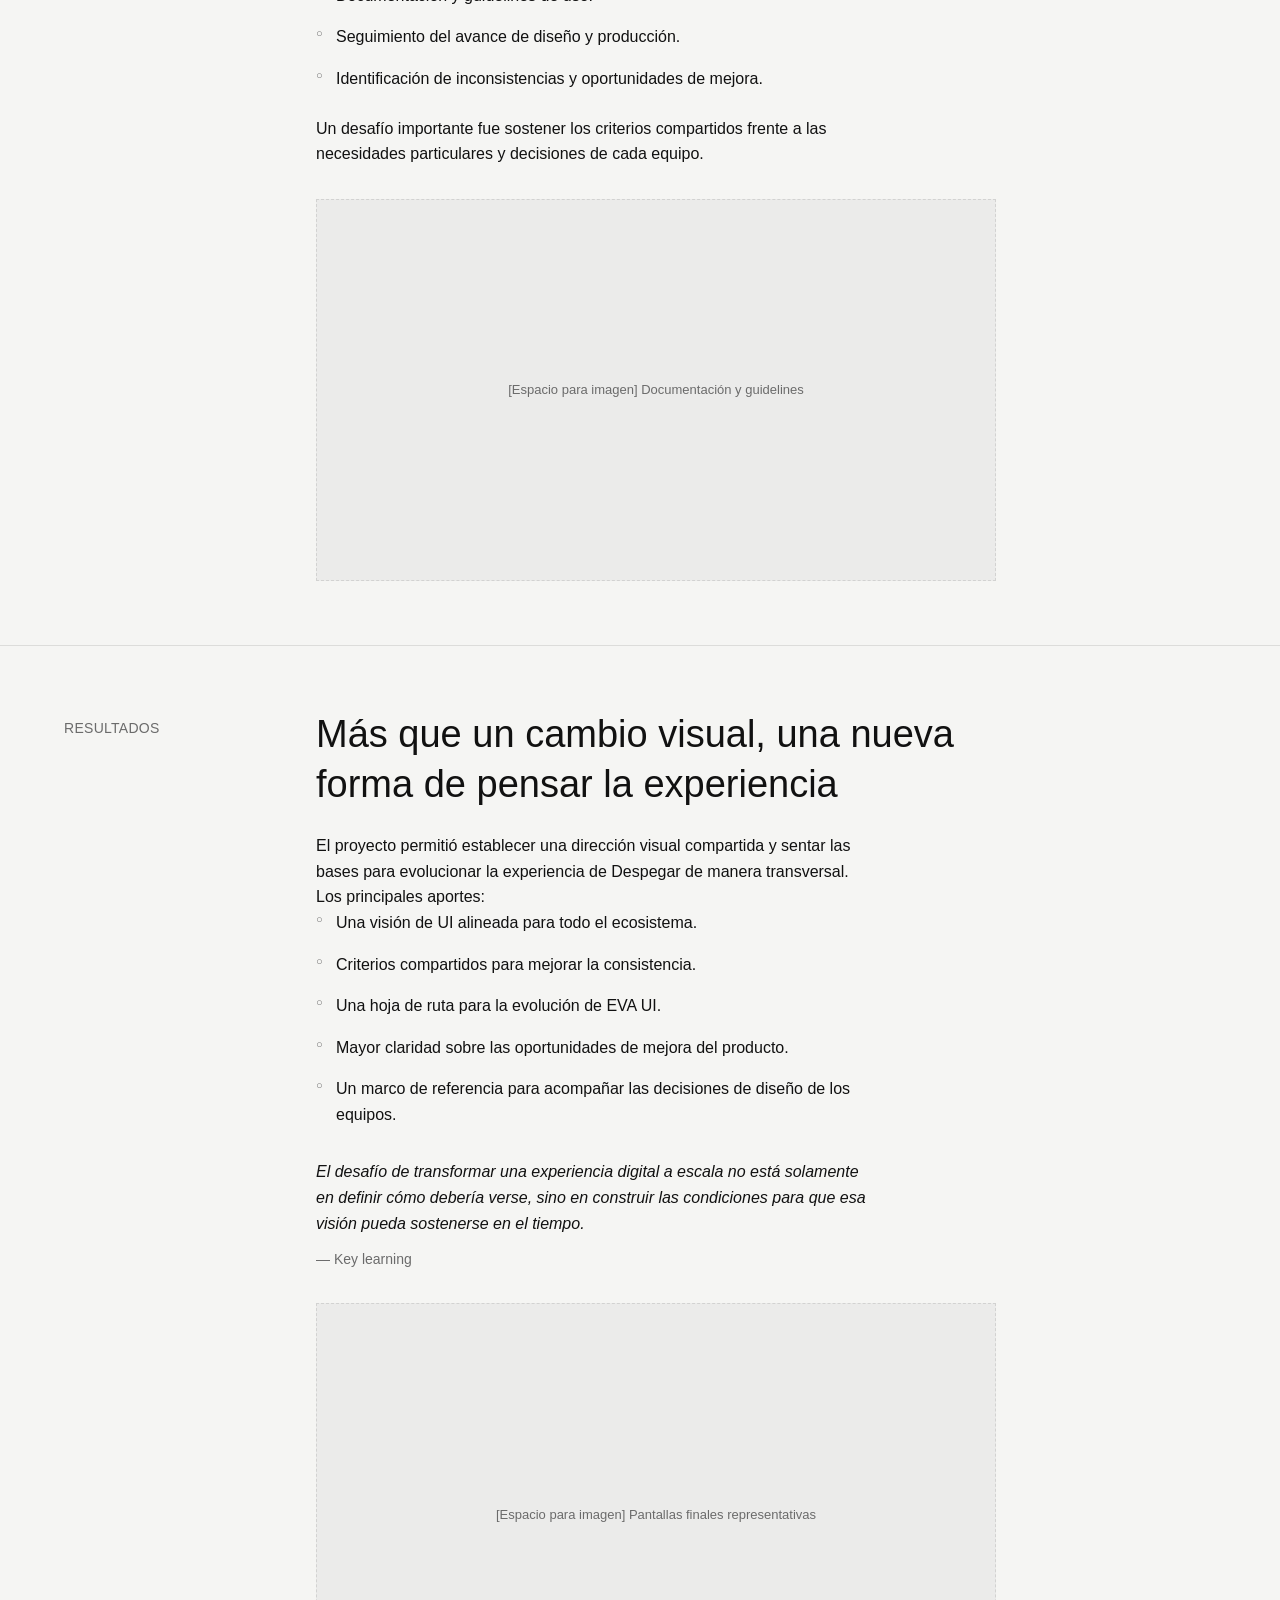
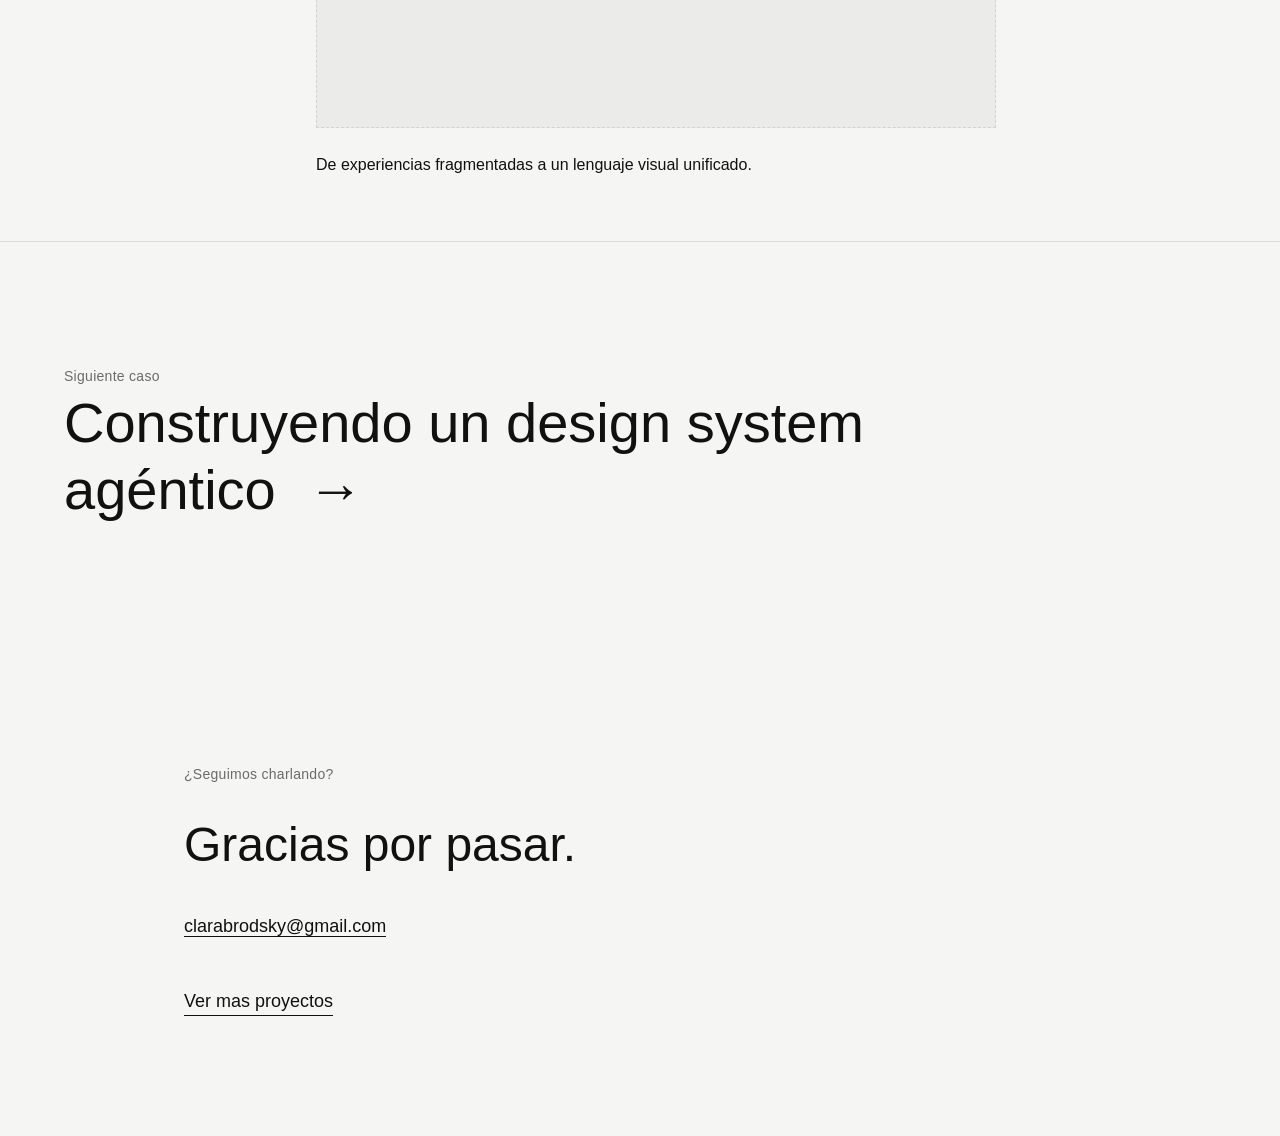
<file: work/proyecto-3.html>
<!DOCTYPE html>
<html lang="es">
<head>
<meta charset="UTF-8">
<meta name="viewport" content="width=device-width, initial-scale=1.0">
<title>Repensando la experiencia visual de Despegar — Clara Brodsky</title>
<link rel="stylesheet" href="https://api.fontshare.com/v2/css?f[]=general-sans@400,500,600,700&display=swap">
<link rel="stylesheet" href="../css/style.css?v=12">
</head>
<body>

<header class="site-header">
  <a href="../index.html#top" class="logo">Clara Brodsky</a>
  <nav class="main-nav">
    <a href="../index.html#work">Work</a>
    <a href="../index.html#about">About</a>
    <a href="../index.html#contact">Contact</a>
  </nav>
</header>

<main>

  <section class="project-hero">
    <a href="../index.html#work" class="back-link">← Volver a Work</a>

    <div class="project-hero-row">
      <div>
        <span class="eyebrow">Proyecto 01 — 2026</span>
      </div>
      <div>
        <h1 class="project-title">Repensando la experiencia visual de Despegar</h1>
        <p class="project-client">Despegar</p>
        <p class="project-tagline">Construir una nueva dirección visual para crear una experiencia digital más coherente, intuitiva y escalable.</p>
      </div>
    </div>

    <div class="project-hero-row project-meta-row">
      <div>Design Ops</div>
      <div>2026, Despegar · Design System</div>
    </div>
  </section>

  <section class="project-block">
    <div class="project-block-label">
      <span class="eyebrow">Contexto</span>
    </div>
    <div class="project-block-main">
      <h2>Un ecosistema digital complejo, sin una dirección visual compartida</h2>
      <p>Despegar es un ecosistema digital complejo, donde la evolución independiente de sus productos había generado inconsistencias visuales y experiencias fragmentadas.</p>
      <p>El desafío fue redefinir la dirección visual del producto, estableciendo un nuevo norte de UI que elevara la calidad y la coherencia de la experiencia.</p>

      <p class="project-subhead">Mi rol — Staff Design Ops</p>
      <p>Lideré la estrategia, el análisis y la evolución del lenguaje visual, trabajando transversalmente con diseño, producto y tecnología.</p>

      <p class="project-subhead">Alcance</p>
      <ul class="project-list">
        <li>Estrategia y dirección visual</li>
        <li>Benchmark UX/UI</li>
        <li>Evolución del Design System</li>
        <li>Lineamientos y gobernanza de UI</li>
        <li>Alineación entre equipos</li>
      </ul>
    </div>
  </section>

  <section class="project-block">
    <div class="project-block-label">
      <span class="eyebrow">El desafío</span>
    </div>
    <div class="project-block-main">
      <h2>Una experiencia que había crecido sin una dirección visual compartida</h2>
      <p>El análisis evidenció inconsistencias entre productos, sobrecarga visual, jerarquías poco claras y falta de continuidad en los flujos.</p>
      <p>También identificamos la necesidad de evolucionar EVA UI para acompañar las nuevas necesidades del producto.</p>
      <p>La oportunidad era establecer criterios visuales compartidos para construir una experiencia más coherente y consistente en todo el ecosistema.</p>
    </div>
  </section>

  <section class="project-block">
    <div class="project-block-label">
      <span class="eyebrow">La propuesta</span>
    </div>
    <div class="project-block-main">
      <h2>Un nuevo lenguaje visual para Despegar</h2>
      <p>A partir del diagnóstico definimos una dirección visual compartida, más simple, moderna, consistente y centrada en el usuario, organizada en cinco principios: claridad por sobre el ruido, jerarquía intencional, color con propósito, consistencia a escala e interacciones con sentido.</p>
      <div class="project-image">[Espacio para imagen] Vista general de la nueva dirección visual</div>
    </div>
  </section>

  <section class="project-block">
    <div class="project-block-label">
      <span class="eyebrow">El proceso</span>
    </div>
    <div class="project-block-main">
      <p class="project-subhead">Discovery &amp; Benchmark</p>
      <p>Antes de diseñar soluciones, necesitábamos entender hacia dónde queríamos ir. Realizamos un análisis de la experiencia actual y un benchmark de productos digitales referentes, buscando identificar buenas prácticas y oportunidades de evolución. Analizamos aspectos como jerarquía y organización de la información, uso del color y contraste, tipografía y legibilidad, composición y espaciado, componentes y patrones, microinteracciones, y consistencia entre pantallas.</p>
      <p class="project-quote">
        Pasar de una interfaz donde todo intenta destacar a una experiencia donde cada elemento tiene un propósito y ayuda a orientar la atención del usuario.
        <cite>— Key insight</cite>
      </p>
      <div class="project-image project-image-sm">[Espacio para imagen] Benchmark y referencias analizadas</div>

      <p class="project-subhead">De la visión al sistema</p>
      <p>Una dirección visual solo genera impacto cuando puede llevarse a la práctica. Uno de los principales desafíos fue traducir esa visión en criterios concretos que pudieran ser adoptados por los distintos equipos. Desde Design Ops trabajamos en conectar la estrategia visual con la evolución de EVA UI, nuestro Design System. Esto implicó:</p>
      <ul class="project-list">
        <li>Auditar y actualizar componentes existentes.</li>
        <li>Revisar patrones de uso y documentación.</li>
        <li>Definir nuevos lineamientos de UI.</li>
        <li>Evolucionar foundations y variables.</li>
        <li>Generar referencias y templates para facilitar la implementación.</li>
        <li>Acompañar a los equipos en la adopción de los nuevos criterios.</li>
      </ul>
      <p class="project-note">La intención era que el nuevo norte no quedara como una referencia estética, sino que se convirtiera en una herramienta real para diseñar y construir producto.</p>
      <div class="project-image project-image-sm">[Espacio para imagen] Antes / después de componentes de EVA UI</div>

      <p class="project-subhead">Implementación y adopción</p>
      <p>Llevar el cambio a una organización con múltiples equipos requería algo más que entregar lineamientos. Trabajamos en acompañar a los equipos durante la transición, generando instancias de soporte y seguimiento:</p>
      <ul class="project-list">
        <li>Consultorios de diseño para resolver dudas y acompañar decisiones.</li>
        <li>Design reviews y feedback directamente en Figma.</li>
        <li>Documentación y guidelines de uso.</li>
        <li>Seguimiento del avance de diseño y producción.</li>
        <li>Identificación de inconsistencias y oportunidades de mejora.</li>
      </ul>
      <p class="project-note">Un desafío importante fue sostener los criterios compartidos frente a las necesidades particulares y decisiones de cada equipo.</p>
      <div class="project-image project-image-sm">[Espacio para imagen] Documentación y guidelines</div>
    </div>
  </section>

  <section class="project-block">
    <div class="project-block-label">
      <span class="eyebrow">Resultados</span>
    </div>
    <div class="project-block-main">
      <h2>Más que un cambio visual, una nueva forma de pensar la experiencia</h2>
      <p>El proyecto permitió establecer una dirección visual compartida y sentar las bases para evolucionar la experiencia de Despegar de manera transversal. Los principales aportes:</p>
      <ul class="project-list">
        <li>Una visión de UI alineada para todo el ecosistema.</li>
        <li>Criterios compartidos para mejorar la consistencia.</li>
        <li>Una hoja de ruta para la evolución de EVA UI.</li>
        <li>Mayor claridad sobre las oportunidades de mejora del producto.</li>
        <li>Un marco de referencia para acompañar las decisiones de diseño de los equipos.</li>
      </ul>
      <p class="project-quote">
        El desafío de transformar una experiencia digital a escala no está solamente en definir cómo debería verse, sino en construir las condiciones para que esa visión pueda sostenerse en el tiempo.
        <cite>— Key learning</cite>
      </p>
      <div class="project-image">[Espacio para imagen] Pantallas finales representativas</div>
      <p class="project-note">De experiencias fragmentadas a un lenguaje visual unificado.</p>
    </div>
  </section>

  <a href="proyecto-2.html" class="next-case">
    <span class="eyebrow">Siguiente caso</span>
    <h2 class="next-case-title">Construyendo un design system agéntico <span class="next-case-arrow">→</span></h2>
  </a>

  <section class="contact">
    <p class="eyebrow">¿Seguimos charlando?</p>
    <h2>Gracias por pasar.</h2>
    <a href="mailto:clarabrodsky@gmail.com">clarabrodsky@gmail.com</a>
    <div class="socials">
      <a href="../index.html#work">Ver mas proyectos</a>
    </div>
  </section>

</main>

<script src="../js/script.js"></script>
</body>
</html>
</file>
<file: css/style.css>
/* ---------- Base ---------- */

:root {
  --font-main: 'General Sans', Arial, sans-serif;
  --color-bg: #f5f5f3;
  --color-text: #111111;
  --color-muted: #6b6b6b;
  --color-dark-bg: #111111;
  --color-dark-text: #f5f5f3;
  --color-dark-muted: #9a9a9a;
  --color-border: rgba(0, 0, 0, 0.1);
  --max-width: 960px;
  --gutter: 24px;
}

* {
  margin: 0;
  padding: 0;
  box-sizing: border-box;
  transition: background-color 0.5s ease, color 0.5s ease, border-color 0.5s ease;
}

html {
  scroll-behavior: smooth;
}

body {
  font-family: var(--font-main);
  background: var(--color-bg);
  color: var(--color-text);
  font-size: 18px;
  line-height: 1.5;
}

/* Tema oscuro: se activa por JS cuando el hero sale de pantalla */
body.theme-dark {
  --color-bg: var(--color-dark-bg);
  --color-text: var(--color-dark-text);
  --color-muted: var(--color-dark-muted);
  --color-border: rgba(255, 255, 255, 0.15);
}

a {
  color: inherit;
  text-decoration: none;
}

section {
  max-width: var(--max-width);
  margin: 0 auto;
  padding: 120px var(--gutter);
}

.eyebrow {
  font-size: 14px;
  color: var(--color-muted);
  margin-bottom: 24px;
  letter-spacing: 0.02em;
}

.eyebrow-light {
  color: var(--color-dark-muted);
}

/* ---------- Header ---------- */

.site-header {
  --color-bg: #f5f5f3;
  --color-text: #111111;
  --color-muted: #6b6b6b;
  position: fixed;
  top: 0;
  left: 0;
  right: 0;
  display: grid;
  grid-template-columns: 1fr 1fr;
  align-items: center;
  padding: 38px 64px;
  background: var(--color-bg);
  z-index: 100;
}

.logo {
  font-weight: 400;
  font-size: 24px;
}

.main-nav {
  display: flex;
  justify-content: space-between;
}

.main-nav a {
  font-size: 18px;
  color: var(--color-text);
}

.main-nav a:hover {
  color: var(--color-muted);
}

/* ---------- Hero ---------- */

.hero {
  max-width: none;
  min-height: 100vh;
  padding: 182px 64px 64px;
}

.hero-row {
  display: grid;
  grid-template-columns: 1fr 1fr;
  gap: 0;
}

.hero-label {
  font-weight: 500;
  font-size: 11px;
  display: block;
  margin-bottom: 4px;
  color: var(--color-text);
}

.hero-status,
.hero-location {
  font-size: 11px;
  color: var(--color-muted);
  max-width: 230px;
  line-height: 1.4;
}

.hero-mid {
  margin-top: 96px;
}

.hero-bottom {
  margin-top: 100px;
}

.hero-intro {
  grid-column: 2;
  font-weight: 400;
  font-size: 21px;
  line-height: 1.65;
  max-width: 630px;
  color: var(--color-text);
}

.hero-avatar-wrap {
  position: relative;
  display: block;
  width: 48px;
  height: 43px;
  overflow: hidden;
  margin-bottom: 20px;
  margin-left: -4px;
}

.hero-avatar {
  display: block;
  position: absolute;
  inset: 0;
  width: 100%;
  height: 100%;
  object-fit: cover;
}

.hero-avatar-gif {
  opacity: 0;
  transition: opacity 0.2s ease;
}

.hero-avatar-wrap:hover .hero-avatar-gif {
  opacity: 1;
}

.hero-intro p + p {
  margin-top: 24px;
}

.hero-current,
.hero-past {
  color: var(--color-muted);
}

.hero-contact-mini {
  display: flex;
  flex-direction: column;
  gap: 4px;
  font-size: 14px;
}

.hero-contact-mini .hero-label {
  color: var(--color-muted);
  font-weight: 400;
}

.hero-contact-mini a {
  color: var(--color-text);
  text-decoration: underline;
}

.hero-meta {
  display: flex;
  justify-content: space-between;
  align-items: flex-end;
  font-size: 14px;
  color: var(--color-muted);
}

.scroll-arrow {
  font-size: 18px;
}

/* ---------- Work ---------- */

.work {
  max-width: none;
  padding: 120px 64px 64px;
}

.work-item {
  display: flex;
  align-items: flex-start;
  gap: 40px;
  padding: 56px 0;
  border-top: 1px solid var(--color-border);
  transition: gap 0.4s cubic-bezier(0.25, 0.46, 0.45, 0.94),
              border-color 0.4s cubic-bezier(0.25, 0.46, 0.45, 0.94),
              border-width 0.4s cubic-bezier(0.25, 0.46, 0.45, 0.94);
}

.work-item:last-child {
  border-bottom: 1px solid var(--color-border);
}

.work-item:hover {
  gap: 24px;
  border-top: 2px solid var(--color-text);
}

.work-index {
  flex-shrink: 0;
  width: 70px;
  font-size: 15px;
  color: var(--color-muted);
  padding-top: 8px;
}

.work-main {
  flex: 1;
  min-width: 0;
}

.work-main h2 {
  font-weight: 400;
  font-size: clamp(26px, 3.4vw, 40px);
  line-height: 1.3;
  max-width: 540px;
}

.work-side {
  flex-shrink: 0;
  width: 280px;
  display: flex;
  flex-direction: column;
  gap: 20px;
  padding-top: 8px;
}

.work-image {
  flex-shrink: 0;
  margin-left: auto;
  align-self: center;
  width: 0;
  height: 160px;
  overflow: hidden;
  opacity: 0;
  background: #ccc center / cover no-repeat;
  transition: width 0.4s cubic-bezier(0.25, 0.46, 0.45, 0.94),
              opacity 0.35s cubic-bezier(0.25, 0.46, 0.45, 0.94);
}

.work-item:hover .work-image {
  width: min(220px, 20vw);
  opacity: 1;
}

.work-image-1 { background-color: #8a9b8a; }
.work-image-2 { background-color: #8a8a9b; }
.work-image-3 { background-color: #9b8a8a; }

.work-desc {
  color: var(--color-muted);
  font-size: 15px;
  line-height: 1.6;
}

.work-meta {
  display: flex;
  flex-direction: column;
  gap: 6px;
  font-size: 13px;
  color: var(--color-muted);
}

/* ---------- Project (pagina interna) ---------- */

.project-hero {
  max-width: none;
  padding: 182px 64px 64px;
}

.back-link {
  display: inline-block;
  font-size: 14px;
  color: var(--color-muted);
  margin-bottom: 64px;
}

.back-link:hover {
  color: var(--color-text);
}

.project-hero-row {
  display: grid;
  grid-template-columns: 1fr 1fr;
  gap: 0;
}

.project-hero-row .eyebrow {
  margin-bottom: 0;
}

.project-title {
  grid-column: 2;
  font-weight: 400;
  font-size: clamp(32px, 4.4vw, 56px);
  line-height: 1.25;
  max-width: 640px;
}

.project-client {
  grid-column: 2;
  margin-top: 16px;
  color: var(--color-muted);
  font-size: 15px;
}

.project-tagline {
  grid-column: 2;
  margin-top: 20px;
  color: var(--color-muted);
  font-size: 18px;
  line-height: 1.5;
  max-width: 480px;
}

.project-meta-row {
  margin-top: 80px;
  font-size: 14px;
  color: var(--color-muted);
}

.project-block {
  max-width: none;
  padding: 64px 64px;
  display: grid;
  grid-template-columns: 220px 1fr;
  gap: 32px;
  border-top: 1px solid var(--color-border);
}

.project-block:last-of-type {
  border-bottom: 1px solid var(--color-border);
}

.project-block-label {
  padding-top: 4px;
}

.project-block-label .eyebrow {
  margin-bottom: 0;
  text-transform: uppercase;
}

.project-block-main {
  max-width: 680px;
}

.project-block-main h2 {
  font-weight: 400;
  font-size: clamp(24px, 3.2vw, 38px);
  line-height: 1.3;
  margin-bottom: 24px;
}

.project-block-main p {
  font-size: 16px;
  line-height: 1.6;
  color: var(--color-text);
  max-width: 560px;
}

.project-block-main p + p {
  margin-top: 16px;
}

.project-subhead {
  font-weight: 500;
  font-size: 15px;
  color: var(--color-text);
  margin-top: 40px;
  margin-bottom: 12px;
}

.project-block-main > .project-subhead:first-child {
  margin-top: 0;
}

.project-list strong {
  font-weight: 500;
}

.project-list {
  list-style: none;
  display: flex;
  flex-direction: column;
  gap: 16px;
  margin-bottom: 24px;
}

.project-list li {
  position: relative;
  padding-left: 20px;
  font-size: 16px;
  line-height: 1.6;
  max-width: 560px;
}

.project-list li::before {
  content: "○";
  position: absolute;
  left: 0;
  top: 1px;
  font-size: 11px;
  color: var(--color-muted);
}

.project-note {
  margin-top: 24px;
  font-size: 14px;
  color: var(--color-muted);
}

.project-image {
  margin-top: 32px;
  max-width: 680px;
  aspect-ratio: 16 / 10;
  background: rgba(0, 0, 0, 0.04);
  border: 1px dashed var(--color-border);
  display: flex;
  align-items: center;
  justify-content: center;
  color: var(--color-muted);
  font-size: 13px;
  text-align: center;
}

body.theme-dark .project-image {
  background: rgba(255, 255, 255, 0.04);
}

.project-image-sm {
  aspect-ratio: 16 / 9;
}

.project-quote {
  margin-top: 32px;
  font-size: 20px;
  font-style: italic;
  line-height: 1.5;
  max-width: 540px;
}

.project-quote cite {
  display: block;
  margin-top: 12px;
  font-size: 14px;
  font-style: normal;
  color: var(--color-muted);
}

/* ---------- Learned (dark section) ---------- */

.learned {
  max-width: 100%;
  background: var(--color-dark-bg);
  color: var(--color-dark-text);
  padding: 120px var(--gutter);
}

.learned-title,
.learned-sub {
  max-width: var(--max-width);
  margin-left: auto;
  margin-right: auto;
}

.learned-title {
  font-weight: 500;
  font-size: clamp(32px, 5vw, 52px);
  line-height: 1.15;
}

.learned-sub {
  margin-top: 16px;
  color: var(--color-dark-muted);
  font-size: 16px;
}

.learned-table {
  margin-top: 64px;
}

.learned-row {
  position: relative;
  display: flex;
  align-items: flex-start;
  gap: 4vw;
  padding: 24px 0 48px;
  border-top: 1px solid rgba(255,255,255,0.15);
  transition: gap 0.4s cubic-bezier(0.25, 0.46, 0.45, 0.94),
              border-color 0.4s cubic-bezier(0.25, 0.46, 0.45, 0.94);
}

.learned-row:last-child {
  border-bottom: 1px solid rgba(255,255,255,0.15);
}

.learned-row:hover {
  gap: 3vw;
  border-top-color: var(--color-dark-text);
}

.learned-meta,
.learned-products {
  flex-shrink: 0;
  width: 13%;
  display: flex;
  flex-direction: column;
  gap: 10px;
}

.learned-date {
  font-size: clamp(14px, 1.1vw, 18px);
  color: var(--color-dark-muted);
}

.learned-company {
  font-size: clamp(20px, 1.7vw, 28px);
  font-weight: 600;
  line-height: 1.2;
  color: var(--color-dark-text);
}

.learned-label {
  font-size: clamp(13px, 1vw, 16px);
  color: var(--color-dark-muted);
}

.learned-role {
  font-size: clamp(14px, 1.1vw, 18px);
  color: var(--color-dark-text);
}

.learned-desc {
  width: 48%;
  flex-shrink: 0;
  display: flex;
  flex-direction: column;
  gap: 10px;
}

.learned-body {
  font-size: clamp(18px, 1.4vw, 22px);
  line-height: 1.5;
  color: var(--color-dark-text);
  margin: 0;
}

.learned-image {
  flex-shrink: 0;
  margin-left: auto;
  width: 0;
  height: 160px;
  overflow: hidden;
  opacity: 0;
  background: #2a2a2a center / cover no-repeat;
  transition: width 0.4s cubic-bezier(0.25, 0.46, 0.45, 0.94),
              opacity 0.35s cubic-bezier(0.25, 0.46, 0.45, 0.94);
}

.learned-row:hover .learned-image {
  width: min(220px, calc(30% - 4vw));
  opacity: 1;
}

.learned-image-1 { background-color: #4a5d4a; }
.learned-image-2 { background-color: #4a4a5d; }
.learned-image-3 { background-color: #5d4a4a; }

/* ---------- Next case (paginas de proyecto) ---------- */

.next-case {
  display: block;
  max-width: none;
  padding: 120px 64px;
  background: var(--color-bg);
  border-top: 1px solid var(--color-border);
}

.next-case-title {
  font-weight: 500;
  font-size: clamp(32px, 5vw, 56px);
  line-height: 1.2;
  max-width: 900px;
  color: var(--color-text);
  transition: opacity 0.3s ease;
}

.next-case:hover .next-case-title {
  opacity: 0.7;
}

.next-case-arrow {
  display: inline-block;
  margin-left: 16px;
  transition: transform 0.3s ease;
}

.next-case:hover .next-case-arrow {
  transform: translateX(8px);
}

/* ---------- About ---------- */

.about {
  padding-top: 64px;
}

.about-row {
  display: flex;
  flex-direction: column;
  align-items: flex-start;
  gap: 40px;
}

.about-photo-fan {
  position: relative;
  width: 531px;
  height: 349px;
  max-width: 100%;
}

.fan-card {
  position: absolute;
  display: flex;
  align-items: center;
  justify-content: center;
}

.fan-card-front {
  left: 0;
  top: 61px;
  width: 205px;
  height: 205px;
  z-index: 3;
}

.fan-card-middle {
  left: 161px;
  top: 0;
  width: 224px;
  height: 224px;
  z-index: 2;
  transform: translate(-170px, 52px) scale(0.75);
  transition: transform 0.6s cubic-bezier(0.22, 1, 0.36, 1) 0.1s;
}

.fan-card-middle .about-photo {
  transform: rotate(5.52deg);
}

.fan-card-back {
  left: 259px;
  top: 76px;
  width: 272px;
  height: 272px;
  z-index: 1;
  transform: translate(-293px, -49px) scale(0.75);
  transition: transform 0.6s cubic-bezier(0.22, 1, 0.36, 1) 0.25s;
}

.fan-card-back .about-photo {
  transform: rotate(24.84deg);
}

.about-photo-fan.is-visible .fan-card-middle,
.about-photo-fan.is-visible .fan-card-back {
  transform: translate(0, 0) scale(1);
}

.about-photo {
  background: #fff;
  border-radius: 24px;
  padding: 8px;
  box-shadow: 0 12px 10px rgba(84, 89, 98, 0.1);
}

.about-photo-img {
  display: block;
  width: 189px;
  height: 189px;
  object-fit: cover;
  border-radius: 16px;
  background: #ece9e2;
}

.about-heading {
  font-weight: 500;
  font-size: clamp(24px, 2.8vw, 34px);
  line-height: 1.35;
  max-width: 560px;
  margin-bottom: 20px;
}

.about-text {
  font-size: 17px;
  line-height: 1.6;
  color: var(--color-muted);
  max-width: 560px;
}

.about-text + .about-text {
  margin-top: 16px;
}

.about-experience {
  margin-top: 40px;
  max-width: 560px;
}

.exp-row {
  display: flex;
  align-items: center;
  justify-content: space-between;
  gap: 24px;
  width: 100%;
  padding: 20px 0;
  background: none;
  border: none;
  border-top: 1px solid var(--color-border);
  cursor: pointer;
  font-family: inherit;
  color: inherit;
  text-align: left;
}

.about-experience .exp-panel:last-of-type {
  border-bottom: 1px solid var(--color-border);
}

.exp-company {
  font-size: 16px;
  font-weight: 500;
}

.exp-row-side {
  display: flex;
  align-items: center;
  gap: 10px;
  flex-shrink: 0;
}

.exp-dates {
  font-size: 14px;
  color: var(--color-muted);
  white-space: nowrap;
}

.exp-chevron {
  flex-shrink: 0;
  color: var(--color-muted);
  transition: transform 0.3s ease;
}

.exp-row[aria-expanded="true"] .exp-chevron {
  transform: rotate(180deg);
}

.exp-panel {
  max-height: 0;
  overflow: hidden;
  transition: max-height 0.35s ease;
}

.exp-role {
  font-size: 15px;
  font-weight: 500;
  color: var(--color-muted);
  margin: 4px 0 12px;
}

.exp-sub {
  padding-top: 20px;
  border-top: 1px solid var(--color-border);
}

.exp-sub:first-child {
  border-top: none;
  padding-top: 4px;
}

.exp-sub + .exp-sub {
  margin-top: 20px;
}

.exp-sub-header {
  display: flex;
  align-items: baseline;
  justify-content: space-between;
  gap: 16px;
  margin-bottom: 12px;
}

.exp-sub-role {
  font-size: 15px;
  font-weight: 500;
  color: var(--color-muted);
}

.exp-sub-dates {
  font-size: 13px;
  color: var(--color-muted);
  white-space: nowrap;
}

.exp-summary {
  font-size: 15px;
  line-height: 1.6;
  color: var(--color-text);
  margin: 0 0 16px;
}

.exp-list {
  list-style: none;
  display: flex;
  flex-direction: column;
  gap: 10px;
  margin: 0 0 20px;
  padding: 0;
}

.exp-list li {
  position: relative;
  padding-left: 16px;
  font-size: 14px;
  line-height: 1.6;
  color: var(--color-muted);
}

.exp-list li::before {
  content: "";
  position: absolute;
  left: 0;
  top: 8px;
  width: 3px;
  height: 3px;
  border-radius: 50%;
  background: var(--color-muted);
}

/* ---------- Contact ---------- */

.contact h2 {
  font-weight: 500;
  font-size: clamp(32px, 5vw, 48px);
  margin: 16px 0 32px;
}

.contact a {
  font-size: 18px;
  border-bottom: 1px solid var(--color-text);
}

.socials {
  margin-top: 48px;
  display: flex;
  gap: 24px;
}

/* ---------- Responsive ---------- */

@media (max-width: 720px) {
  .about-row {
    gap: 32px;
  }
  .about-photo-fan {
    width: 531px;
    height: 349px;
    max-width: none;
    transform: scale(0.62);
    transform-origin: top left;
    margin-bottom: -133px;
  }
  .project-hero {
    padding: 140px 24px 32px;
  }
  .back-link {
    margin-bottom: 32px;
  }
  .project-hero-row {
    grid-template-columns: 1fr;
    gap: 12px;
  }
  .project-title,
  .project-client,
  .project-tagline {
    grid-column: 1;
  }
  .project-meta-row {
    margin-top: 48px;
    display: flex;
    flex-direction: column;
    gap: 6px;
  }
  .project-block {
    grid-template-columns: 1fr;
    gap: 16px;
    padding: 40px 24px;
  }
  .next-case {
    padding: 64px 24px;
  }
  .work {
    padding: 80px 24px;
  }
  .work-item {
    flex-direction: column;
    gap: 16px;
    padding: 40px 0;
  }
  .work-item:hover {
    gap: 16px;
  }
  .work-index {
    width: auto;
    padding-top: 0;
  }
  .work-side {
    width: 100%;
    padding-top: 0;
    gap: 16px;
  }
  .work-meta {
    flex-direction: row;
    flex-wrap: wrap;
    gap: 6px 16px;
  }
  .work-image {
    width: 100%;
    height: 200px;
    opacity: 1;
    margin-left: 0;
  }
  .learned-row {
    flex-direction: column;
    gap: 8px;
  }
  .learned-row:hover {
    gap: 8px;
  }
  .learned-meta,
  .learned-products,
  .learned-desc {
    width: 100%;
  }
  .learned-image {
    display: none;
  }
  .main-nav {
    gap: 16px;
  }
  .main-nav a {
    font-size: 13px;
  }
  .site-header {
    display: flex;
    flex-direction: column;
    align-items: flex-start;
    gap: 12px;
    padding: 24px;
  }
  .main-nav {
    width: 100%;
  }
  .hero {
    padding: 150px 24px 32px;
    min-height: auto;
    gap: 48px;
  }
  .hero-row {
    grid-template-columns: 1fr;
    gap: 8px;
  }
  .hero-mid h1 {
    grid-column: 1;
  }
  .hero-meta {
    align-items: flex-start;
    flex-direction: column;
    gap: 8px;
  }
}
</file>
